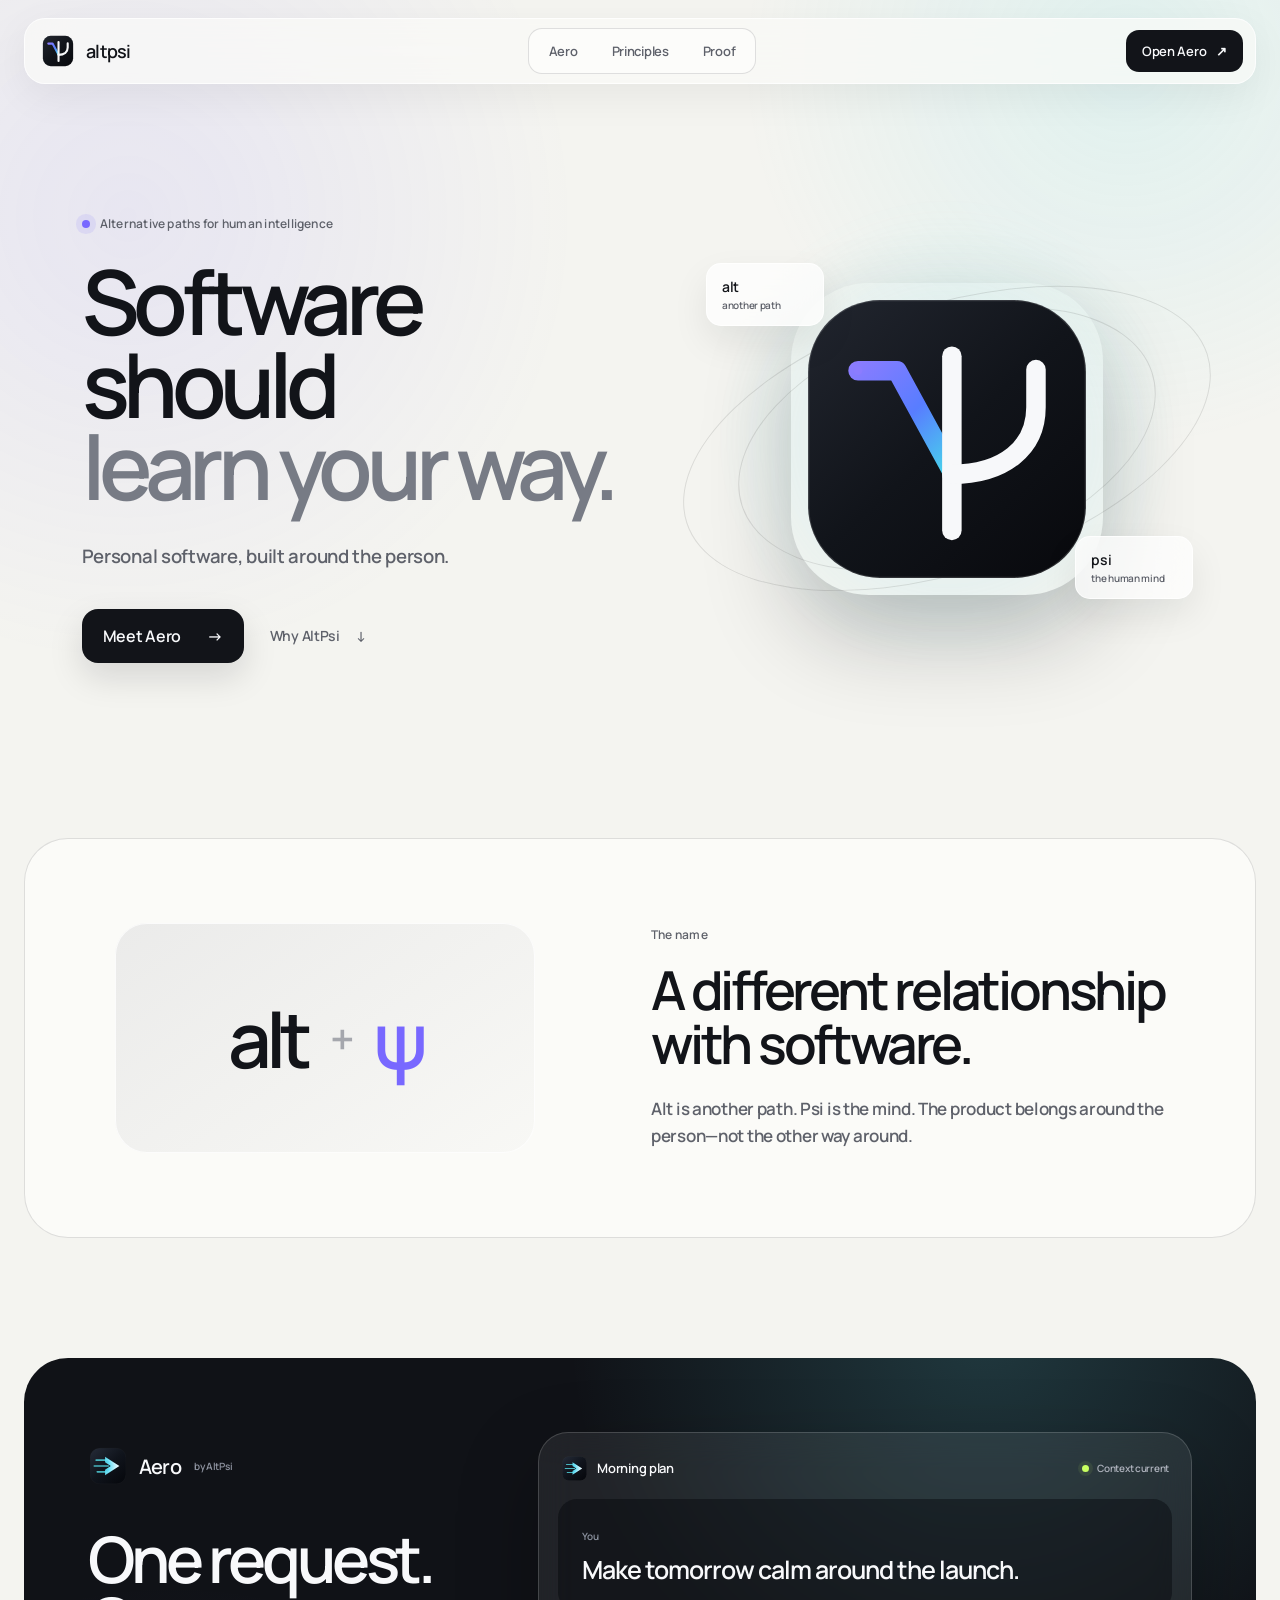
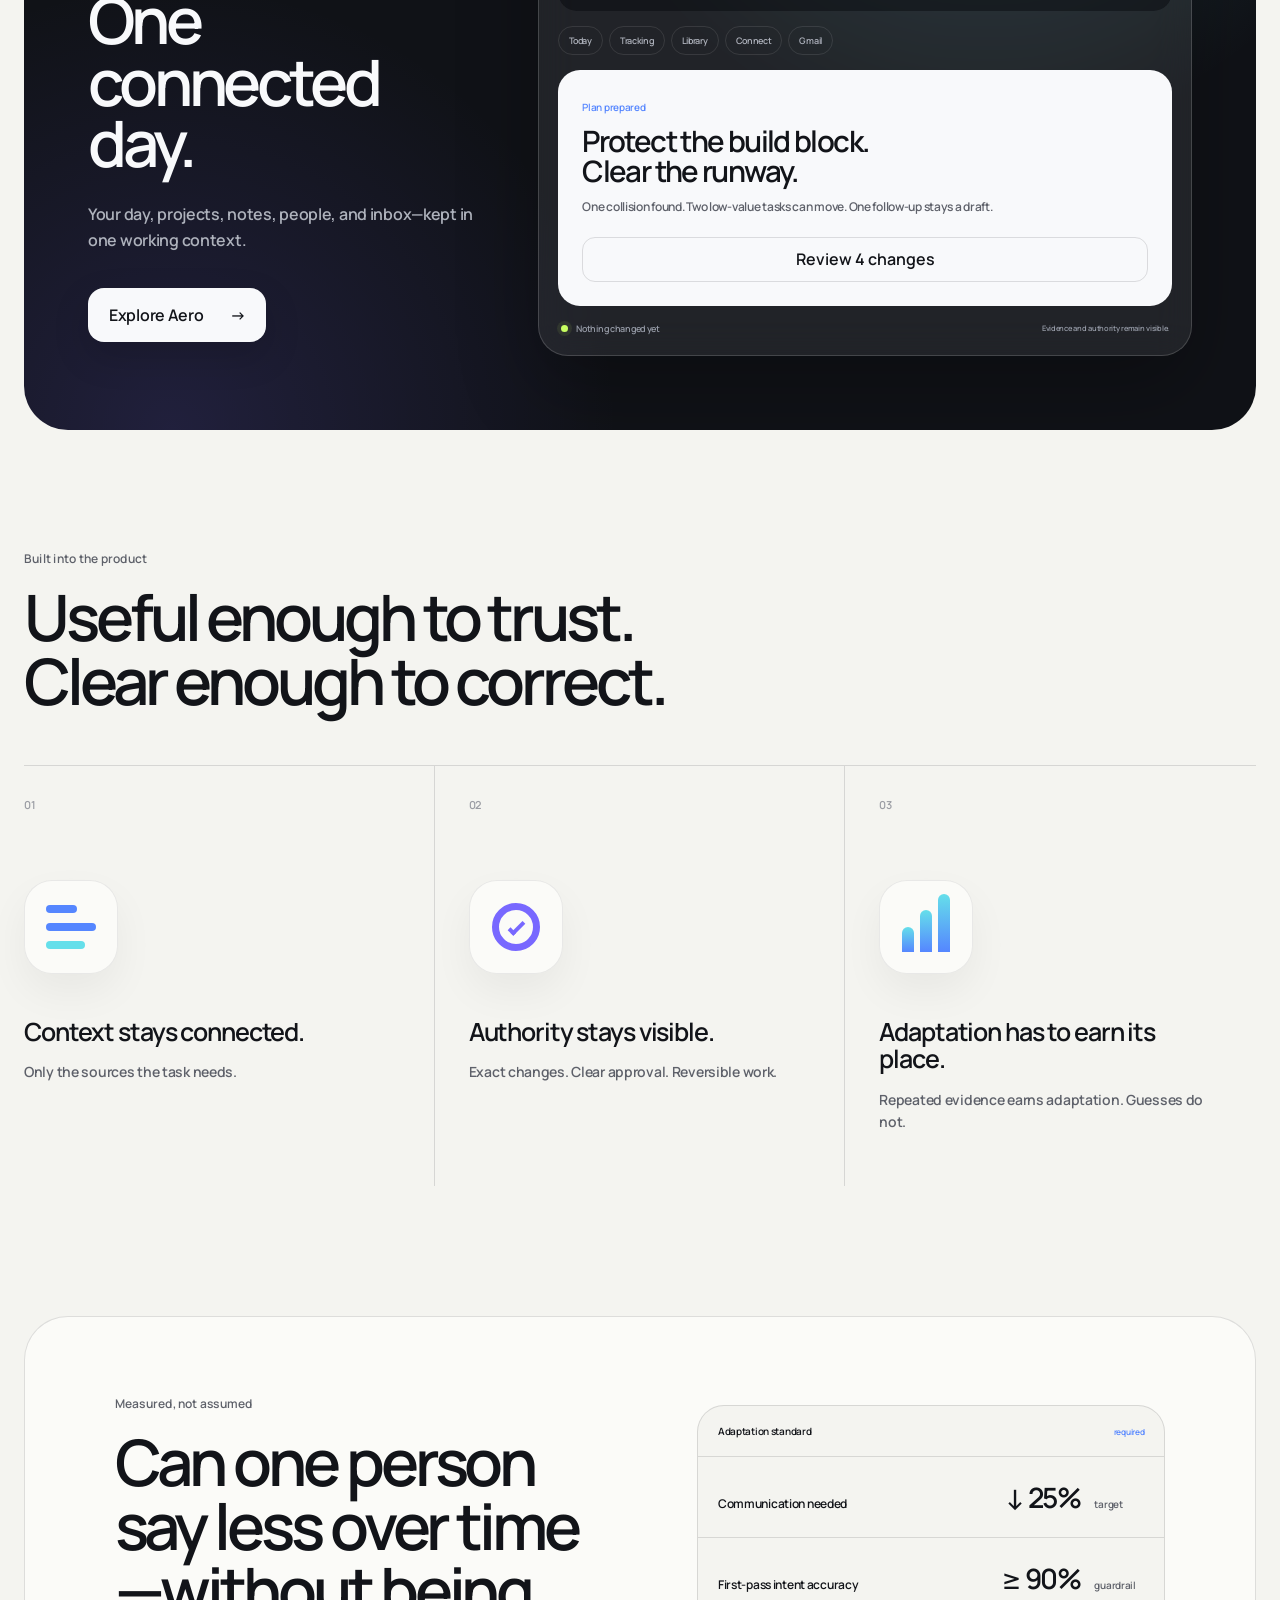
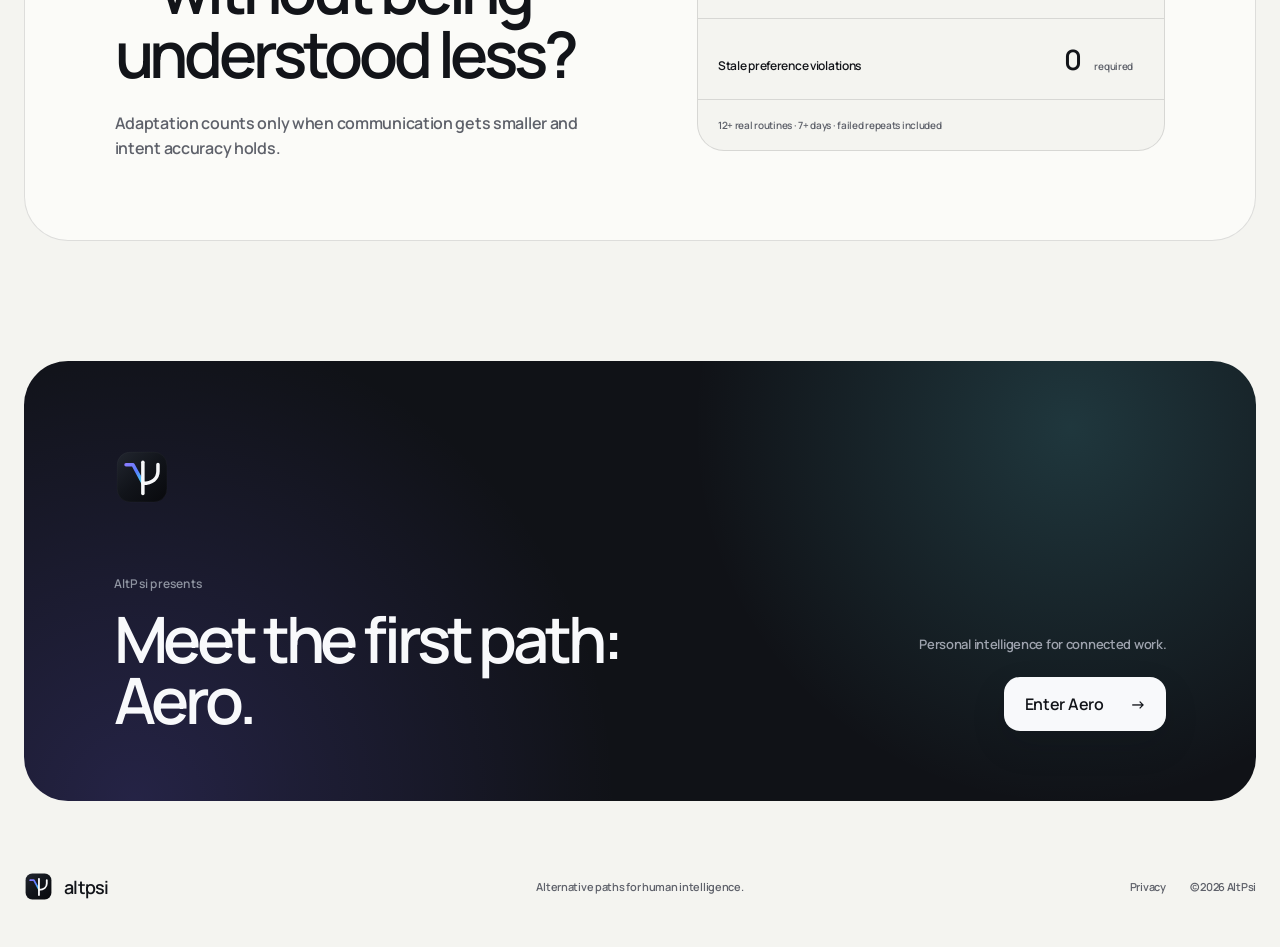
<file: index.html>
<!doctype html>
<html lang="en">
<head>
  <meta charset="utf-8">
  <meta name="viewport" content="width=device-width, initial-scale=1">
  <meta name="color-scheme" content="light dark">
  <title>AltPsi — Personal software that learns your way</title>
  <meta name="description" content="AltPsi builds Aero: personal intelligence that carries context across your work and keeps every consequential action visible.">
  <meta name="theme-color" content="#f4f4f0">
  <meta name="robots" content="index, follow, max-image-preview:large">
  <link rel="canonical" href="https://sonnesystems.com/altpsi/">
  <meta property="og:type" content="website">
  <meta property="og:site_name" content="AltPsi">
  <meta property="og:title" content="AltPsi — Software should learn your way">
  <meta property="og:description" content="Meet Aero, personal intelligence for connected work.">
  <meta property="og:url" content="https://sonnesystems.com/altpsi/">
  <meta property="og:image" content="https://sonnesystems.com/altpsi/assets/og-altpsi.png">
  <meta name="twitter:card" content="summary_large_image">
  <meta name="twitter:title" content="AltPsi — Software should learn your way">
  <meta name="twitter:description" content="Meet Aero, personal intelligence for connected work.">
  <meta name="twitter:image" content="https://sonnesystems.com/altpsi/assets/og-altpsi.png">
  <link rel="icon" href="assets/altpsi_logo.svg" type="image/svg+xml">
  <link rel="manifest" href="site.webmanifest">
  <link rel="preconnect" href="https://fonts.googleapis.com">
  <link rel="preconnect" href="https://fonts.gstatic.com" crossorigin>
  <link href="https://fonts.googleapis.com/css2?family=Manrope:wght@600&amp;display=swap" rel="stylesheet">
  <link rel="stylesheet" href="styles.css?v=2">
  <script defer src="site.js?v=2"></script>
</head>
<body>
  <a class="skip-link" href="#main">Skip to content</a>
  <div class="page-wipe" aria-hidden="true"></div>

  <header class="site-header" data-header>
    <a class="brand" href="#top" aria-label="AltPsi home">
      <img src="assets/altpsi_logo.svg" alt="">
      <span>altpsi</span>
    </a>
    <nav aria-label="Primary navigation">
      <a href="#aero">Aero</a>
      <a href="#principles">Principles</a>
      <a href="#proof">Proof</a>
    </nav>
    <a class="header-action" href="app/#/aero">Open Aero <span aria-hidden="true">↗</span></a>
  </header>

  <main id="main">
    <section class="hero" id="top" aria-labelledby="hero-title">
      <div class="hero-copy">
        <p class="eyebrow reveal"><span></span> Alternative paths for human intelligence</p>
        <h1 id="hero-title" class="reveal">Software should<br><em>learn your way.</em></h1>
        <p class="hero-lede reveal">Personal software, built around the person.</p>
        <div class="hero-actions reveal">
          <a class="button button-dark" href="../aero/">Meet Aero <span aria-hidden="true">→</span></a>
          <a class="text-link" href="#why">Why AltPsi <span aria-hidden="true">↓</span></a>
        </div>
      </div>

      <div class="hero-object reveal" aria-label="AltPsi identity: an alternative path joining a human mind">
        <div class="orbit orbit-one" aria-hidden="true"></div>
        <div class="orbit orbit-two" aria-hidden="true"></div>
        <img src="assets/altpsi_logo.svg" alt="AltPsi symbol">
        <div class="object-label label-a"><span>alt</span><small>another path</small></div>
        <div class="object-label label-b"><span>psi</span><small>the human mind</small></div>
      </div>
    </section>

    <section class="meaning" id="why" aria-labelledby="meaning-title">
      <div class="meaning-mark reveal" aria-hidden="true">
        <span>alt</span><i>+</i><span>ψ</span>
      </div>
      <div class="meaning-copy reveal">
        <p class="section-label">The name</p>
        <h2 id="meaning-title">A different relationship with software.</h2>
        <p>Alt is another path. Psi is the mind. The product belongs around the person—not the other way around.</p>
      </div>
    </section>

    <section class="aero-section" id="aero" aria-labelledby="aero-title">
      <div class="aero-intro reveal">
        <div class="product-name"><img src="assets/aero_logo.svg" alt=""><span>Aero</span><small>by AltPsi</small></div>
        <h2 id="aero-title">One request.<br>One connected day.</h2>
        <p>Your day, projects, notes, people, and inbox—kept in one working context.</p>
        <a class="button button-light" href="../aero/">Explore Aero <span aria-hidden="true">→</span></a>
      </div>

      <div class="aero-demo reveal" data-outcome-demo>
        <header>
          <div><img src="assets/aero_logo.svg" alt=""><span>Morning plan</span></div>
          <span class="status"><i></i> Context current</span>
        </header>
        <div class="request"><span>You</span><p>Make tomorrow calm around the launch.</p></div>
        <div class="source-row" aria-label="Context sources">
          <span>Today</span><span>Tracking</span><span>Library</span><span>Connect</span><span>Gmail</span>
        </div>
        <div class="prepared-card">
          <div class="prepared-copy">
            <span>Plan prepared</span>
            <h3>Protect the build block.<br>Clear the runway.</h3>
            <p>One collision found. Two low-value tasks can move. One follow-up stays a draft.</p>
          </div>
          <button type="button" data-plan-toggle aria-expanded="false">Review 4 changes</button>
          <div class="change-list" data-plan-details hidden>
            <p><span>Calendar</span><b>Protect 11:20–12:50</b><small>move one flexible block</small></p>
            <p><span>Tracking</span><b>Move two tasks</b><small>still due before Friday</small></p>
            <p><span>Connect</span><b>Prepare follow-up</b><small>draft only</small></p>
            <p><span>Today</span><b>Pin launch brief</b><small>fully reversible</small></p>
          </div>
        </div>
        <footer><span><i></i> Nothing changed yet</span><small>Evidence and authority remain visible.</small></footer>
      </div>
    </section>

    <section class="principles" id="principles" aria-labelledby="principles-title">
      <div class="section-heading reveal">
        <p class="section-label">Built into the product</p>
        <h2 id="principles-title">Useful enough to trust.<br>Clear enough to correct.</h2>
      </div>
      <div class="principle-grid">
        <article class="reveal">
          <span class="number">01</span>
          <div class="principle-icon context-icon" aria-hidden="true"><i></i><i></i><i></i></div>
          <h3>Context stays connected.</h3>
          <p>Only the sources the task needs.</p>
        </article>
        <article class="reveal">
          <span class="number">02</span>
          <div class="principle-icon authority-icon" aria-hidden="true"><i></i><i></i></div>
          <h3>Authority stays visible.</h3>
          <p>Exact changes. Clear approval. Reversible work.</p>
        </article>
        <article class="reveal">
          <span class="number">03</span>
          <div class="principle-icon learning-icon" aria-hidden="true"><i></i><i></i><i></i></div>
          <h3>Adaptation has to earn its place.</h3>
          <p>Repeated evidence earns adaptation. Guesses do not.</p>
        </article>
      </div>
    </section>

    <section class="proof" id="proof" aria-labelledby="proof-title">
      <div class="proof-copy reveal">
        <p class="section-label">Measured, not assumed</p>
        <h2 id="proof-title">Can one person say less over time—without being understood less?</h2>
        <p>Adaptation counts only when communication gets smaller and intent accuracy holds.</p>
      </div>
      <div class="proof-card reveal">
        <header><span>Adaptation standard</span><small>required</small></header>
        <div class="metric"><span>Communication needed</span><b>↓ 25%</b><small>target</small></div>
        <div class="metric"><span>First-pass intent accuracy</span><b>≥ 90%</b><small>guardrail</small></div>
        <div class="metric"><span>Stale preference violations</span><b>0</b><small>required</small></div>
        <footer>12+ real routines · 7+ days · failed repeats included</footer>
      </div>
    </section>

    <section class="closing reveal" aria-labelledby="closing-title">
      <div>
        <img src="assets/altpsi_logo.svg" alt="">
        <p class="section-label">AltPsi presents</p>
        <h2 id="closing-title">Meet the first path:<br>Aero.</h2>
      </div>
      <div class="closing-action">
        <p>Personal intelligence for connected work.</p>
        <a class="button button-dark" href="../aero/">Enter Aero <span aria-hidden="true">→</span></a>
      </div>
    </section>
  </main>

  <footer class="site-footer">
    <a class="brand" href="#top"><img src="assets/altpsi_logo.svg" alt=""><span>altpsi</span></a>
    <p>Alternative paths for human intelligence.</p>
    <div><a href="app/privacy.html">Privacy</a><span>© <span data-year></span> AltPsi</span></div>
  </footer>
</body>
</html>
</file>
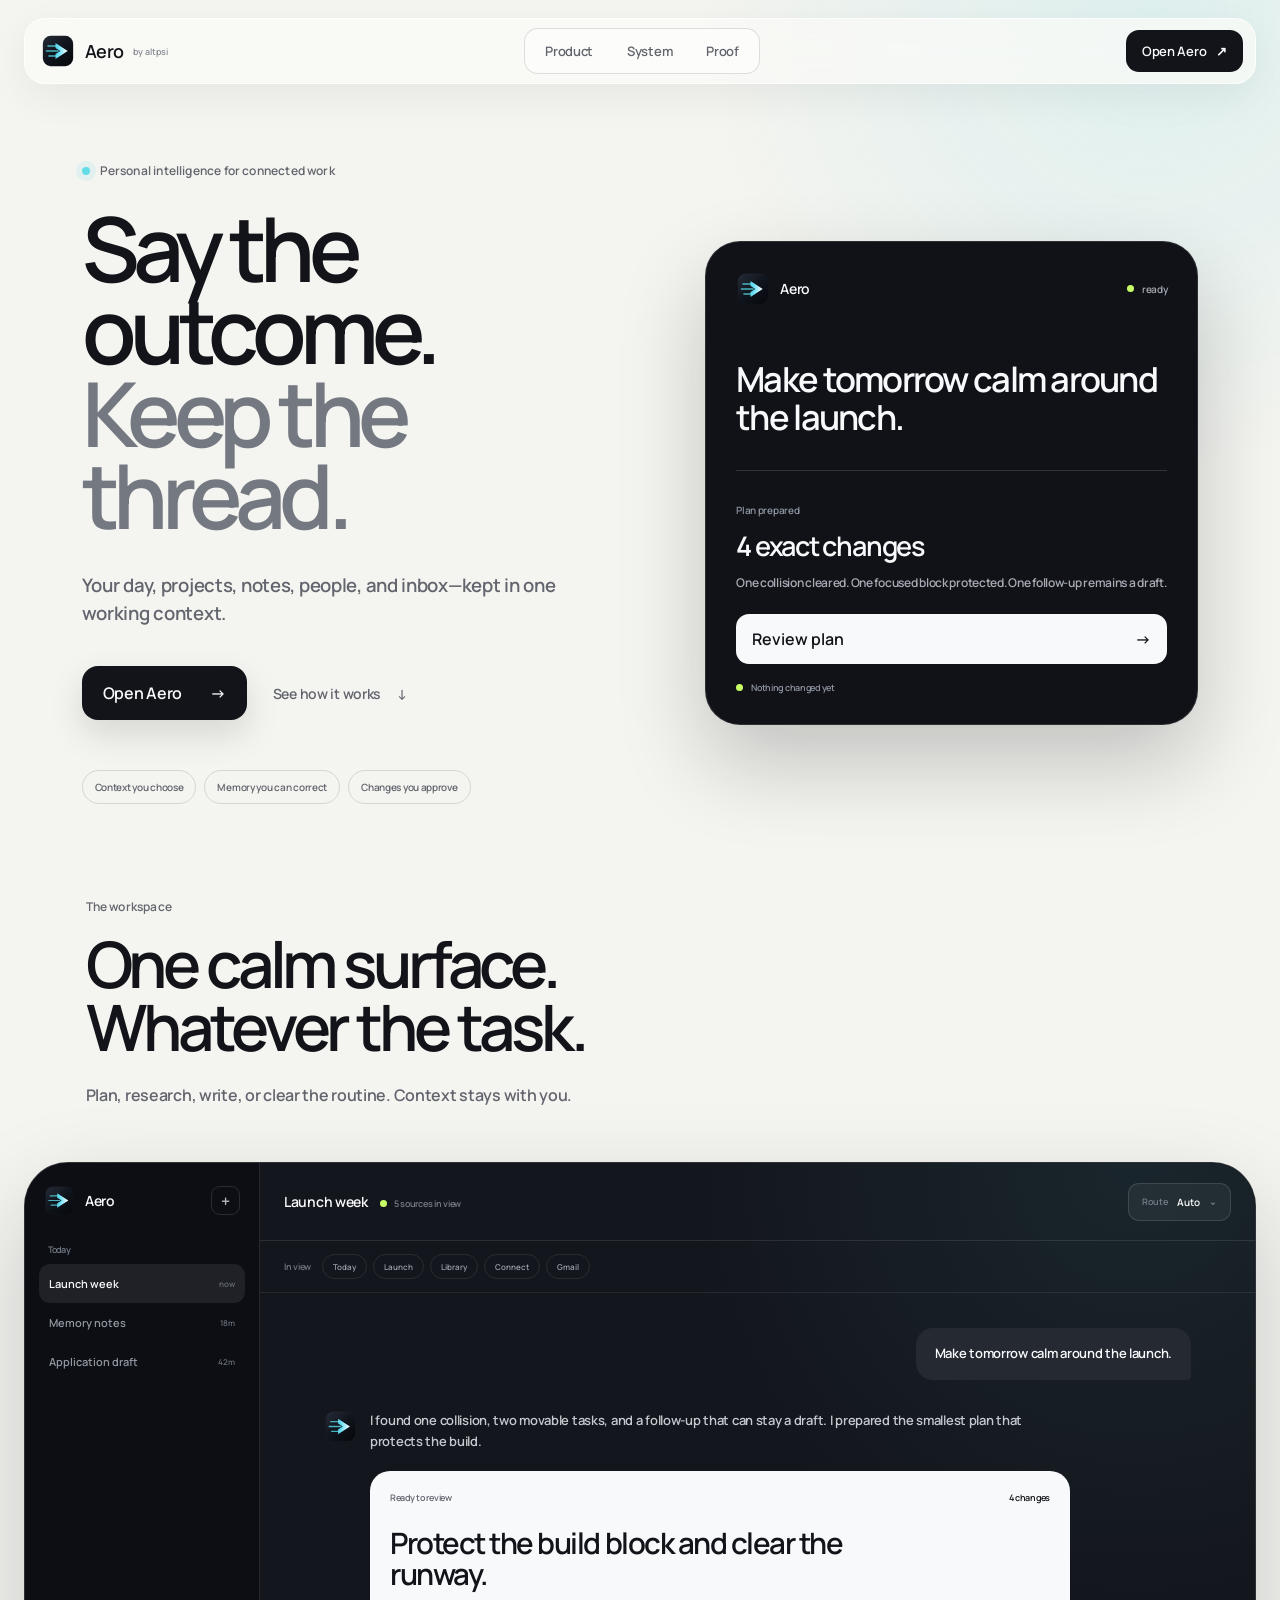
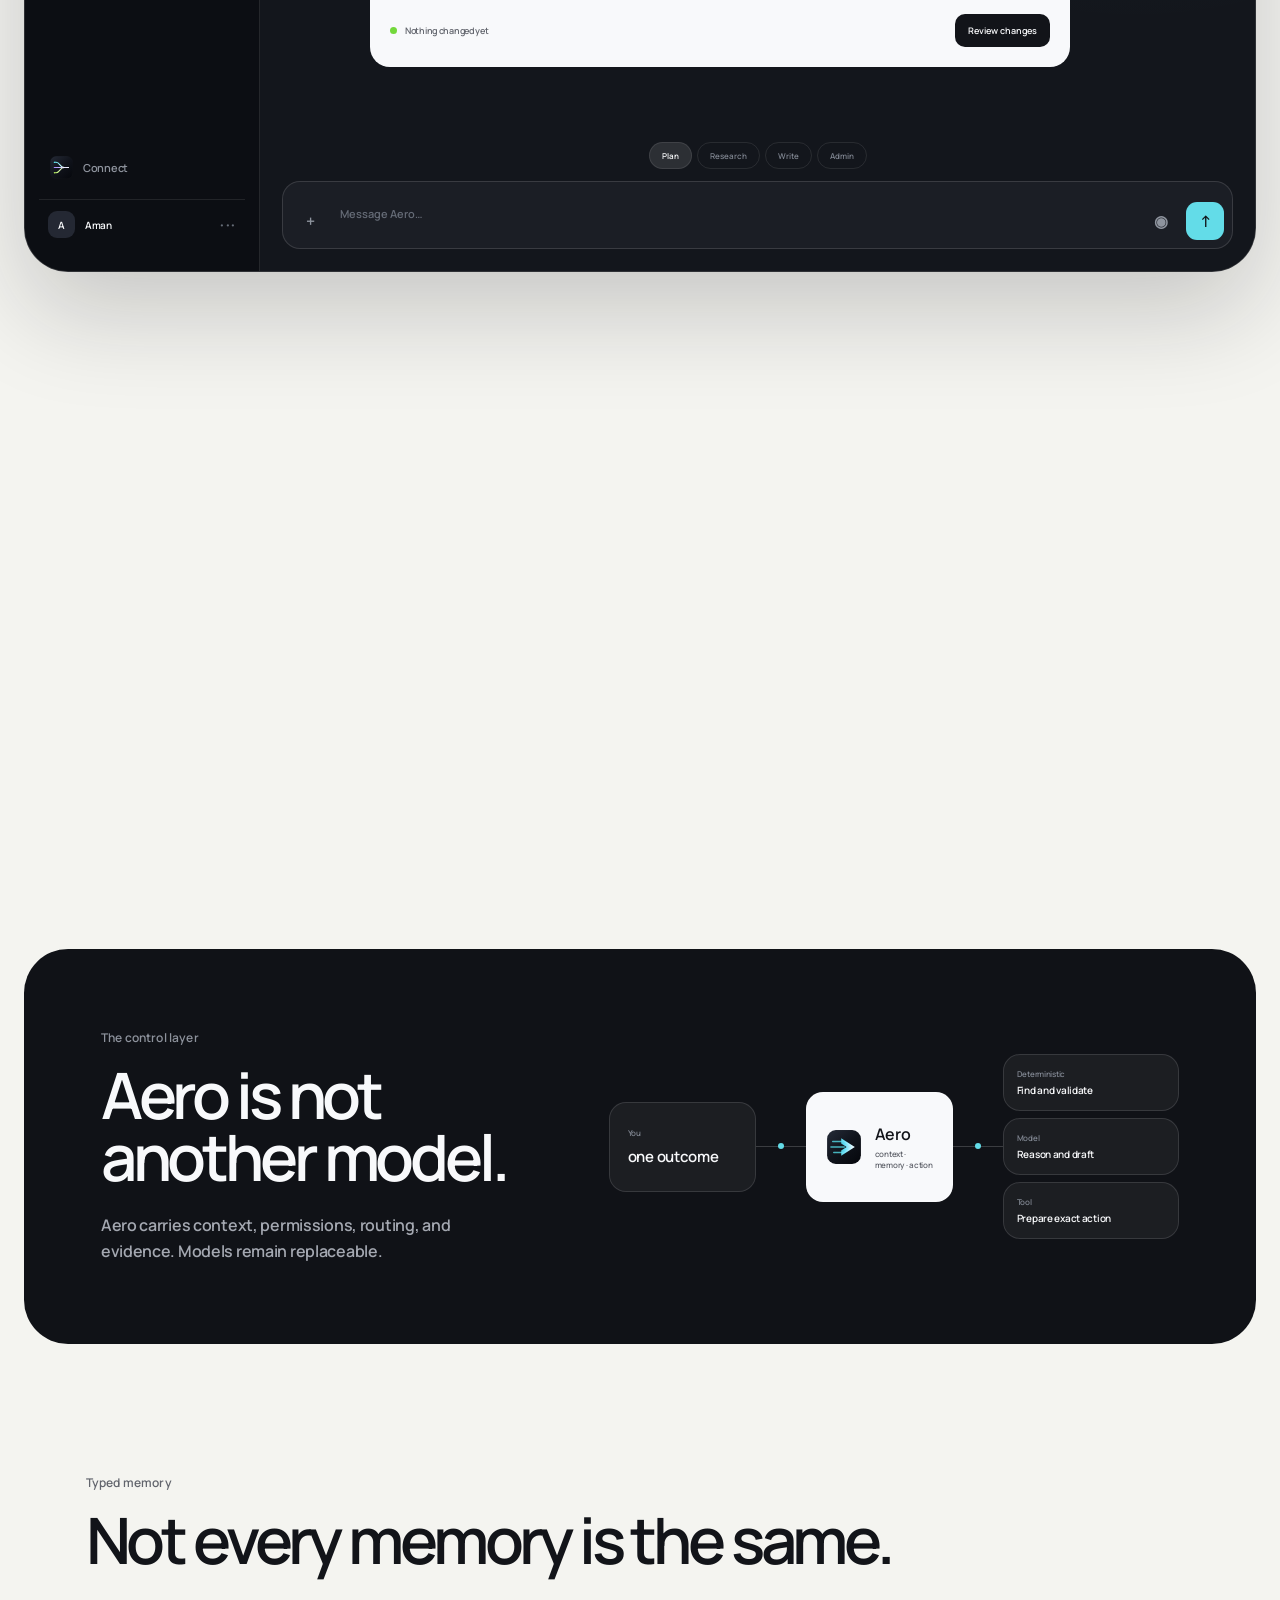
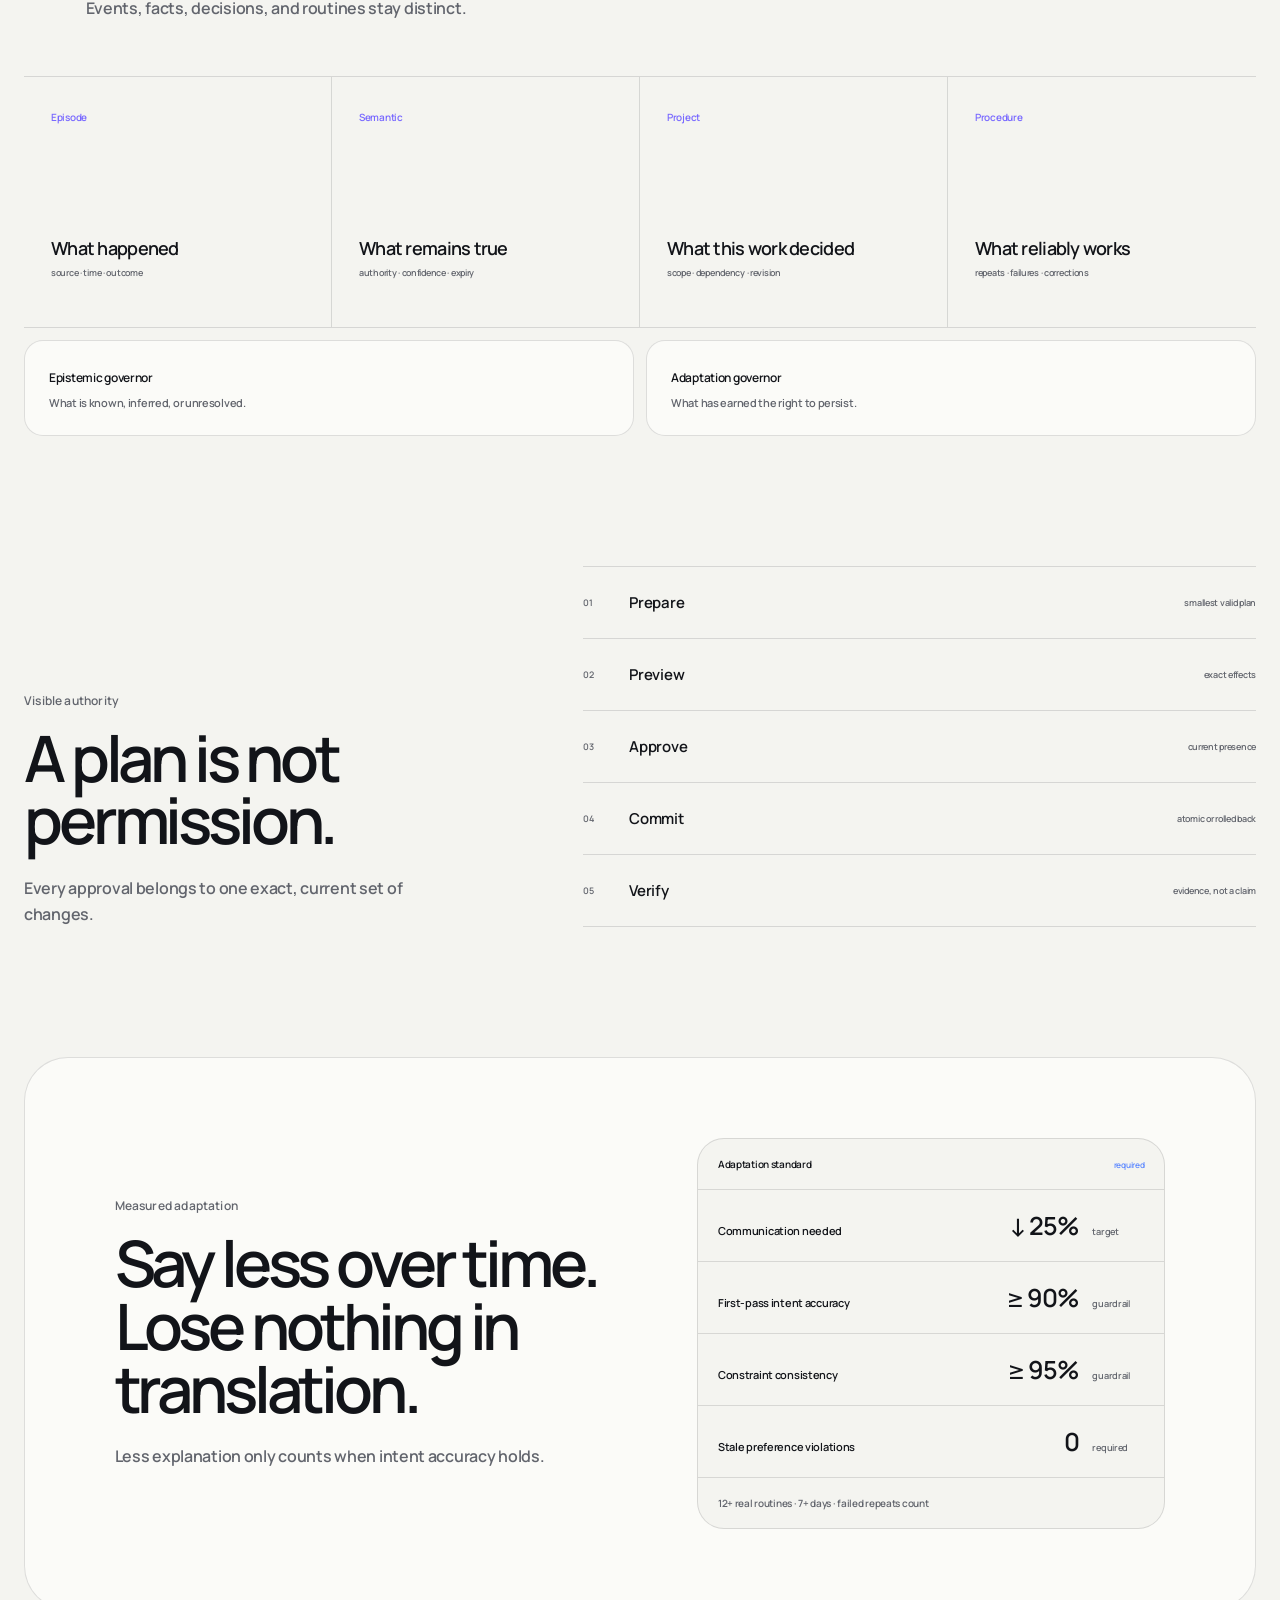
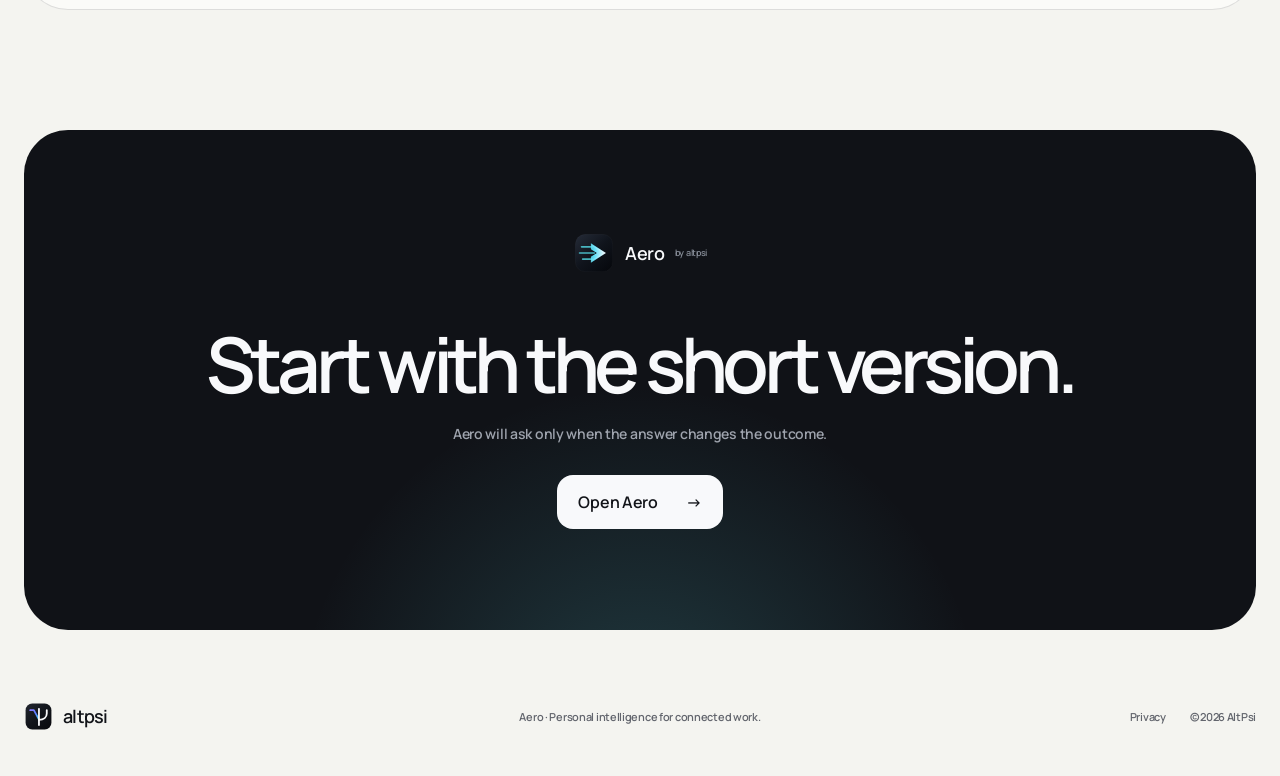
<file: aero/index.html>
<!doctype html>
<html lang="en">
<head>
  <meta charset="utf-8">
  <meta name="viewport" content="width=device-width, initial-scale=1">
  <meta name="color-scheme" content="light dark">
  <title>Aero — Personal intelligence for connected work</title>
  <meta name="description" content="Aero carries context across your work, routes each step to the right capability, and keeps consequential actions visible and under your control.">
  <meta name="theme-color" content="#f4f4f0">
  <meta name="robots" content="index, follow, max-image-preview:large">
  <link rel="canonical" href="https://sonnesystems.com/aero/">
  <meta property="og:type" content="website">
  <meta property="og:site_name" content="Aero by AltPsi">
  <meta property="og:title" content="Aero — Say the outcome. Keep the thread.">
  <meta property="og:description" content="Personal intelligence that connects context, memory, models, and actions without hiding authority.">
  <meta property="og:url" content="https://sonnesystems.com/aero/">
  <meta property="og:image" content="https://sonnesystems.com/altpsi/assets/og-aero.png">
  <meta name="twitter:card" content="summary_large_image">
  <meta name="twitter:title" content="Aero by AltPsi">
  <meta name="twitter:description" content="Say the outcome. Aero keeps the thread.">
  <meta name="twitter:image" content="https://sonnesystems.com/altpsi/assets/og-aero.png">
  <link rel="icon" href="../assets/aero_logo.svg" type="image/svg+xml">
  <link rel="preconnect" href="https://fonts.googleapis.com">
  <link rel="preconnect" href="https://fonts.gstatic.com" crossorigin>
  <link href="https://fonts.googleapis.com/css2?family=Manrope:wght@600&amp;display=swap" rel="stylesheet">
  <link rel="stylesheet" href="styles.css?v=2">
  <script defer src="site.js?v=2"></script>
</head>
<body>
  <a class="skip-link" href="#main">Skip to content</a>
  <div class="page-wipe" aria-hidden="true"></div>

  <header class="site-header" data-header>
    <a class="brand" href="../" aria-label="AltPsi home">
      <img src="../assets/aero_logo.svg" alt="">
      <span>Aero</span><small>by altpsi</small>
    </a>
    <nav aria-label="Primary navigation">
      <a href="#workspace">Product</a>
      <a href="#system">System</a>
      <a href="#proof">Proof</a>
    </nav>
    <a class="header-action" href="../app/#/aero">Open Aero <span aria-hidden="true">↗</span></a>
  </header>

  <main id="main">
    <section class="hero" aria-labelledby="hero-title">
      <div class="hero-copy">
        <p class="eyebrow reveal"><span></span> Personal intelligence for connected work</p>
        <h1 id="hero-title" class="reveal">Say the outcome.<br><em>Keep the thread.</em></h1>
        <p class="hero-lede reveal">Your day, projects, notes, people, and inbox—kept in one working context.</p>
        <div class="hero-actions reveal">
          <a class="button button-dark" href="../app/#/aero">Open Aero <span aria-hidden="true">→</span></a>
          <a class="text-link" href="#workspace">See how it works <span aria-hidden="true">↓</span></a>
        </div>
        <div class="trust-row reveal" aria-label="Aero product principles">
          <span>Context you choose</span><span>Memory you can correct</span><span>Changes you approve</span>
        </div>
      </div>

      <div class="hero-card reveal" aria-label="Aero change preview">
        <header>
          <div class="hero-product"><img src="../assets/aero_logo.svg" alt=""><span>Aero</span></div>
          <span class="live-state"><i></i> ready</span>
        </header>
        <div class="hero-request">Make tomorrow calm around the launch.</div>
        <div class="hero-divider"></div>
        <div class="hero-result">
          <span>Plan prepared</span>
          <h2>4 exact changes</h2>
          <p>One collision cleared. One focused block protected. One follow-up remains a draft.</p>
        </div>
        <button type="button" data-hero-review aria-expanded="false">Review plan <span aria-hidden="true">→</span></button>
        <div class="hero-review" data-hero-details hidden>
          <p><span>11:20–12:50</span><b>Protect build block</b></p>
          <p><span>2 tasks</span><b>Move before Friday</b></p>
          <p><span>1 draft</span><b>Keep unsent</b></p>
        </div>
        <footer><i></i> Nothing changed yet</footer>
      </div>
    </section>

    <section class="workspace-section" id="workspace" aria-labelledby="workspace-title">
      <div class="section-heading reveal">
        <p class="section-label">The workspace</p>
        <h2 id="workspace-title">One calm surface.<br>Whatever the task.</h2>
        <p>Plan, research, write, or clear the routine. Context stays with you.</p>
      </div>

      <div class="workspace reveal" aria-label="Interactive Aero workspace preview">
        <aside class="thread-rail">
          <div class="rail-brand"><img src="../assets/aero_logo.svg" alt=""><span>Aero</span><button type="button" aria-label="Start a new thread">+</button></div>
          <span class="rail-label">Today</span>
          <button class="thread active" type="button" data-thread="plan"><span>Launch week</span><small>now</small></button>
          <button class="thread" type="button" data-thread="research"><span>Memory notes</span><small>18m</small></button>
          <button class="thread" type="button" data-thread="write"><span>Application draft</span><small>42m</small></button>
          <div class="rail-space"></div>
          <a href="../app/connect.html"><img src="../assets/connect_logo.svg" alt=""><span>Connect</span></a>
          <div class="rail-account"><span>A</span><b>Aman</b><small>•••</small></div>
        </aside>

        <section class="conversation">
          <header class="conversation-header">
            <div><span id="preview-title">Launch week</span><small><i></i> 5 sources in view</small></div>
            <button type="button" data-model-button aria-expanded="false"><span>Route</span><b>Auto</b><small>⌄</small></button>
          </header>

          <div class="model-menu" data-model-menu hidden>
            <span>Model routing</span>
            <button type="button" data-model="Auto"><b>Auto</b><small>Best enabled route for each step</small></button>
            <button type="button" data-model="Local"><b>Local only</b><small>No remote model</small></button>
            <button type="button" data-model="Fast"><b>Fast</b><small>Cloud-safe prompts only</small></button>
          </div>

          <div class="context-row" aria-label="Current context">
            <span>In view</span><button type="button">Today</button><button type="button">Launch</button><button type="button">Library</button><button type="button">Connect</button><button type="button">Gmail</button>
          </div>

          <div class="conversation-body">
            <div class="message user"><p id="preview-prompt">Make tomorrow calm around the launch.</p></div>
            <div class="message aero">
              <img src="../assets/aero_logo.svg" alt="">
              <div>
                <p id="preview-answer">I found one collision, two movable tasks, and a follow-up that can stay a draft. I prepared the smallest plan that protects the build.</p>
                <div class="decision-card">
                  <header><span>Ready to review</span><b id="change-count">4 changes</b></header>
                  <h3 id="action-summary">Protect the build block and clear the runway.</h3>
                  <div class="decision-details" data-action-details hidden>
                    <p><span>Calendar</span><b>Protect 11:20–12:50</b><small>one flexible block moves</small></p>
                    <p><span>Tracking</span><b>Move two tasks</b><small>both stay before Friday</small></p>
                    <p><span>Connect</span><b>Prepare follow-up</b><small>draft only</small></p>
                    <p><span>Today</span><b>Pin launch brief</b><small>reversible</small></p>
                  </div>
                  <footer><span><i></i> Nothing changed yet</span><button type="button" data-review aria-expanded="false">Review changes</button></footer>
                </div>
              </div>
            </div>
          </div>

          <div class="mode-switcher" aria-label="Choose a task type">
            <button class="active" type="button" data-mode="plan">Plan</button>
            <button type="button" data-mode="research">Research</button>
            <button type="button" data-mode="write">Write</button>
            <button type="button" data-mode="admin">Admin</button>
          </div>

          <form class="composer" data-preview-form>
            <button type="button" aria-label="Add an image or file">+</button>
            <label><span class="sr-only">Message Aero</span><textarea rows="1" placeholder="Message Aero…" data-preview-input></textarea></label>
            <button type="button" aria-label="Talk to Aero">◉</button>
            <button class="send" type="submit" aria-label="Send message">↑</button>
          </form>
        </section>
      </div>
    </section>

    <section class="continuity" aria-labelledby="continuity-title">
      <div class="section-heading reveal">
        <p class="section-label">One working context</p>
        <h2 id="continuity-title">The pieces stop feeling separate.</h2>
      </div>
      <div class="surface-list reveal">
        <article><span>Today</span><p>What deserves attention now</p></article>
        <article><span>Tracking</span><p>What is moving and why</p></article>
        <article><span>Library</span><p>What you and your projects know</p></article>
        <article><span>Connect</span><p>Who the work involves</p></article>
        <article><span>Gmail</span><p>What arrived and needs context</p></article>
      </div>
    </section>

    <section class="system" id="system" aria-labelledby="system-title">
      <div class="system-copy reveal">
        <p class="section-label">The control layer</p>
        <h2 id="system-title">Aero is not another model.</h2>
        <p>Aero carries context, permissions, routing, and evidence. Models remain replaceable.</p>
      </div>
      <div class="system-map reveal" aria-label="Aero system architecture">
        <div class="intent-node"><span>You</span><b>one outcome</b></div>
        <div class="map-line"><i></i></div>
        <div class="core-node"><img src="../assets/aero_logo.svg" alt=""><span><b>Aero</b><small>context · memory · action</small></span></div>
        <div class="map-line"><i></i></div>
        <div class="worker-stack">
          <article><span>Deterministic</span><b>Find and validate</b></article>
          <article><span>Model</span><b>Reason and draft</b></article>
          <article><span>Tool</span><b>Prepare exact action</b></article>
        </div>
      </div>
    </section>

    <section class="memory" aria-labelledby="memory-title">
      <div class="section-heading reveal">
        <p class="section-label">Typed memory</p>
        <h2 id="memory-title">Not every memory is the same.</h2>
        <p>Events, facts, decisions, and routines stay distinct.</p>
      </div>
      <div class="memory-grid">
        <article class="reveal"><span>Episode</span><h3>What happened</h3><p>source · time · outcome</p></article>
        <article class="reveal"><span>Semantic</span><h3>What remains true</h3><p>authority · confidence · expiry</p></article>
        <article class="reveal"><span>Project</span><h3>What this work decided</h3><p>scope · dependency · revision</p></article>
        <article class="reveal"><span>Procedure</span><h3>What reliably works</h3><p>repeats · failures · corrections</p></article>
      </div>
      <div class="governor-row reveal">
        <article><span>Epistemic governor</span><p>What is known, inferred, or unresolved.</p></article>
        <article><span>Adaptation governor</span><p>What has earned the right to persist.</p></article>
      </div>
    </section>

    <section class="authority" aria-labelledby="authority-title">
      <div class="authority-copy reveal">
        <p class="section-label">Visible authority</p>
        <h2 id="authority-title">A plan is not permission.</h2>
        <p>Every approval belongs to one exact, current set of changes.</p>
      </div>
      <ol class="authority-flow reveal">
        <li><span>01</span><b>Prepare</b><small>smallest valid plan</small></li>
        <li><span>02</span><b>Preview</b><small>exact effects</small></li>
        <li><span>03</span><b>Approve</b><small>current presence</small></li>
        <li><span>04</span><b>Commit</b><small>atomic or rolled back</small></li>
        <li><span>05</span><b>Verify</b><small>evidence, not a claim</small></li>
      </ol>
    </section>

    <section class="proof" id="proof" aria-labelledby="proof-title">
      <div class="proof-copy reveal">
        <p class="section-label">Measured adaptation</p>
        <h2 id="proof-title">Say less over time.<br>Lose nothing in translation.</h2>
        <p>Less explanation only counts when intent accuracy holds.</p>
      </div>
      <div class="proof-card reveal">
        <header><span>Adaptation standard</span><small>required</small></header>
        <div><span>Communication needed</span><b>↓ 25%</b><small>target</small></div>
        <div><span>First-pass intent accuracy</span><b>≥ 90%</b><small>guardrail</small></div>
        <div><span>Constraint consistency</span><b>≥ 95%</b><small>guardrail</small></div>
        <div><span>Stale preference violations</span><b>0</b><small>required</small></div>
        <footer>12+ real routines · 7+ days · failed repeats count</footer>
      </div>
    </section>

    <section class="closing reveal" aria-labelledby="closing-title">
      <div class="closing-brand"><img src="../assets/aero_logo.svg" alt=""><span>Aero</span><small>by altpsi</small></div>
      <h2 id="closing-title">Start with the short version.</h2>
      <p>Aero will ask only when the answer changes the outcome.</p>
      <a class="button button-light" href="../app/#/aero">Open Aero <span aria-hidden="true">→</span></a>
    </section>
  </main>

  <footer class="site-footer">
    <a class="brand" href="../"><img src="../assets/altpsi_logo.svg" alt=""><span>altpsi</span></a>
    <p>Aero · Personal intelligence for connected work.</p>
    <div><a href="../app/privacy.html">Privacy</a><span>© <span data-year></span> AltPsi</span></div>
  </footer>
</body>
</html>
</file>
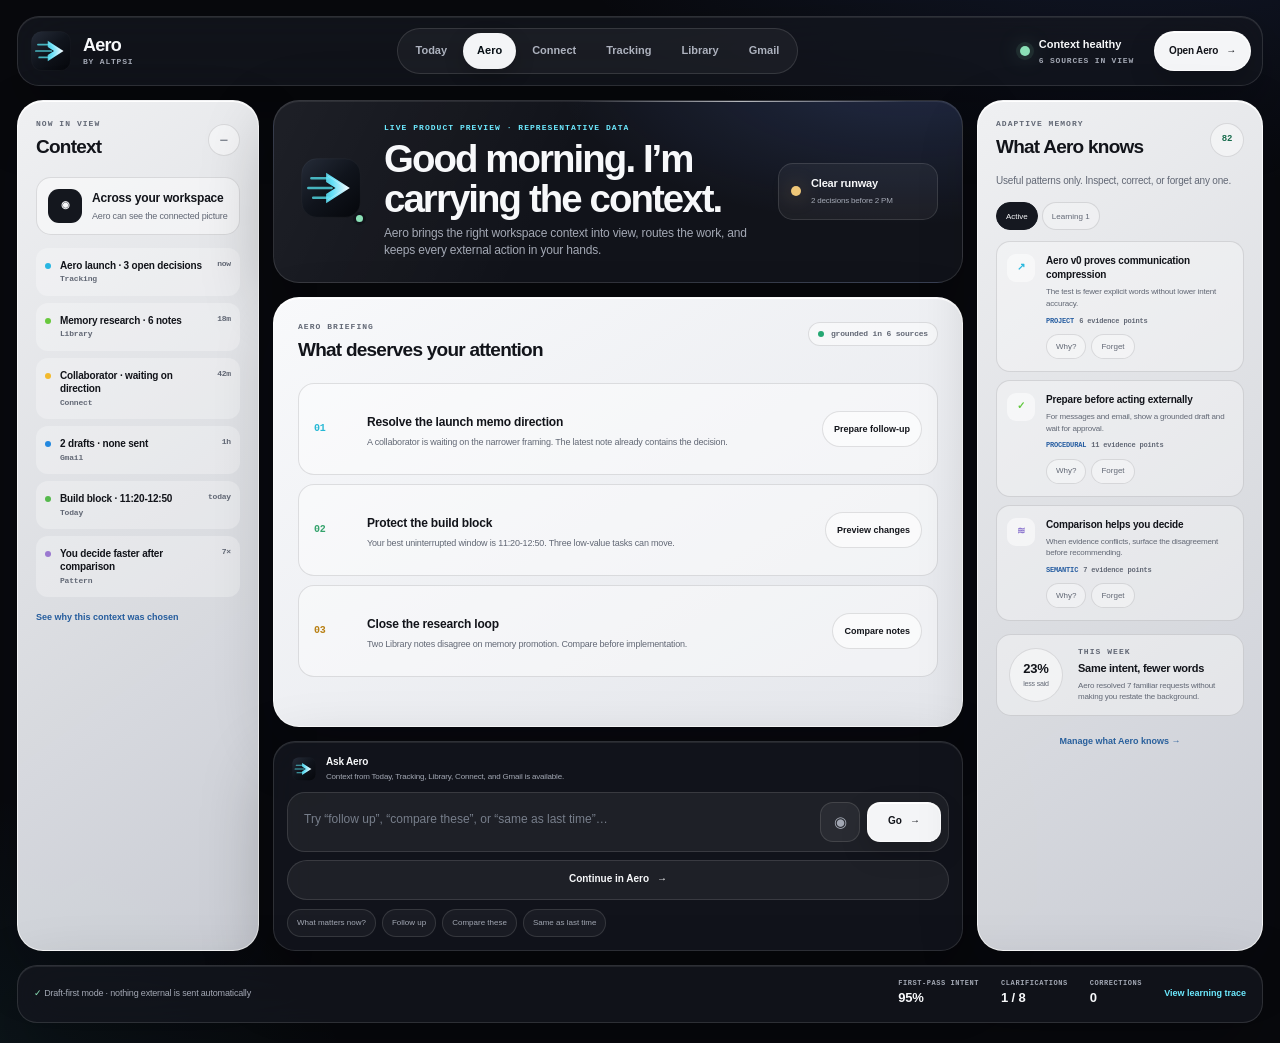
<file: demo/index.html>
<!doctype html>
<html lang="en">
<head>
  <meta charset="utf-8" />
  <meta name="viewport" content="width=device-width, initial-scale=1" />
  <meta name="theme-color" content="#0b0d12" />
  <title>Aero · adaptive personal intelligence by AltPsi</title>
  <meta name="description" content="Aero is an adaptive intelligence layer across your day, work, library, people, and inbox." />
  <meta property="og:title" content="Aero · say less, move with context" />
  <meta property="og:description" content="One adaptive intelligence layer across your work." />
  <meta property="og:image" content="https://sonnesystems.com/assets/aero_logo.png" />
  <meta property="og:url" content="https://sonnesystems.com/altpsi/demo/" />
  <meta name="twitter:card" content="summary_large_image" />
  <link rel="canonical" href="https://sonnesystems.com/altpsi/demo/" />
  <link rel="icon" href="../assets/aero_logo.svg" type="image/svg+xml" />
  <link rel="stylesheet" href="styles.css?v=live-3" />
</head>
<body>
  <div class="sky-scene" aria-hidden="true">
    <span class="cloud cloud-one"></span>
    <span class="cloud cloud-two"></span>
    <span class="sun-glow"></span>
    <span class="horizon"></span>
    <span class="water-line"></span>
    <span class="bubble bubble-one"></span>
    <span class="bubble bubble-two"></span>
    <span class="bubble bubble-three"></span>
  </div>

  <div class="app-shell">
    <header class="topbar glass-panel">
      <a class="brand" href="./" aria-label="Aero demo home">
        <img src="../assets/aero_logo.svg" alt="" />
        <span><strong>Aero</strong><small>by AltPsi</small></span>
      </a>

      <nav class="surface-nav" aria-label="Aero workspace surfaces">
        <button data-surface="Today">Today</button>
        <button class="is-active" data-surface="Aero" aria-current="page">Aero</button>
        <button data-surface="Connect">Connect</button>
        <button data-surface="Tracking">Tracking</button>
        <button data-surface="Library">Library</button>
        <button data-surface="Gmail">Gmail</button>
      </nav>

      <button class="context-health" id="healthButton" aria-expanded="false">
        <span class="health-orb"></span>
        <span><strong>Context healthy</strong><small>6 sources in view</small></span>
      </button>
      <a class="open-lyfe" href="../app/#/aero" id="topOpenLyfe">Open Aero <span>→</span></a>
    </header>

    <main class="workspace">
      <aside class="context-rail glass-panel" id="contextRail">
        <div class="panel-heading">
          <div><span class="eyebrow">Now in view</span><h2>Context</h2></div>
          <button class="icon-button" id="collapseContext" aria-label="Collapse context">−</button>
        </div>
        <div class="surface-context">
          <span class="surface-icon" id="surfaceIcon">◉</span>
          <div><strong id="surfaceTitle">Across your workspace</strong><small id="surfaceSubtitle">Aero can see the connected picture</small></div>
        </div>
        <div class="context-stack" id="contextStack"></div>
        <button class="text-button" id="provenanceButton">See why this context was chosen</button>
        <div class="provenance" id="provenance" hidden>
          Selected from recency, open work, named people, and your active surface. Private source boundaries remain intact.
        </div>
      </aside>

      <section class="aero-stage">
        <div class="welcome-card glass-panel">
          <div class="companion-lockup">
            <img src="../assets/aero_logo.svg" alt="Aero" />
            <span class="presence-dot" aria-label="Aero is ready"></span>
          </div>
          <div class="welcome-copy">
            <span class="eyebrow">LIVE PRODUCT PREVIEW · REPRESENTATIVE DATA</span>
            <h1 id="welcomeTitle">Start with the short version.</h1>
            <p id="welcomeText">Aero brings the right workspace context into view, routes the work, and keeps every external action in your hands.</p>
          </div>
          <div class="focus-weather" aria-label="Focus outlook">
            <span class="weather-sun" aria-hidden="true"></span>
            <div><strong>Clear runway</strong><small>2 decisions before 2 PM</small></div>
          </div>
        </div>

        <section class="intelligence-card glass-panel" aria-live="polite">
          <header class="intelligence-header">
            <div><span class="eyebrow">Aero briefing</span><h2 id="briefingTitle">What deserves your attention</h2></div>
            <span class="calibration-badge"><i></i> grounded in 6 sources</span>
          </header>

          <div class="priority-grid" id="priorityGrid">
            <article class="priority-card priority-blue">
              <span class="priority-number">01</span>
              <div><strong>Resolve the launch memo direction</strong><p>A collaborator is waiting on the narrower framing. The latest note already contains the decision.</p></div>
              <button class="mini-action" data-command="follow up about the launch memo">Prepare follow-up</button>
            </article>
            <article class="priority-card priority-green">
              <span class="priority-number">02</span>
              <div><strong>Protect the build block</strong><p>Your best uninterrupted window is 11:20-12:50. Three low-value tasks can move.</p></div>
              <button class="mini-action" data-command="protect my build block">Preview changes</button>
            </article>
            <article class="priority-card priority-gold">
              <span class="priority-number">03</span>
              <div><strong>Close the research loop</strong><p>Two Library notes disagree on memory promotion. Compare before implementation.</p></div>
              <button class="mini-action" data-command="compare my memory research notes">Compare notes</button>
            </article>
          </div>

          <div class="response-zone" id="responseZone" hidden></div>
        </section>

        <section class="command-deck glass-panel">
          <div class="command-context">
            <img src="../assets/aero_logo.svg" alt="" />
            <div><strong>Ask Aero</strong><span id="commandHint">Context from Today, Tracking, Library, Connect, and Gmail is available.</span></div>
          </div>
          <form id="commandForm">
            <label class="sr-only" for="commandInput">Ask Aero</label>
            <textarea id="commandInput" rows="1" placeholder="Try “follow up”, “compare these”, or “same as last time”…"></textarea>
            <button class="speak-button" type="button" id="voiceButton" aria-label="Voice input">◉</button>
            <button class="send-button" type="submit">Go <span>→</span></button>
          </form>
          <button class="continue-lyfe" type="button" id="openLyfeButton">Continue in Aero <span>→</span></button>
          <div class="quick-commands" aria-label="Example requests">
            <button data-command="what matters now">What matters now?</button>
            <button data-command="follow up">Follow up</button>
            <button data-command="compare my memory research notes">Compare these</button>
            <button data-command="same as last time">Same as last time</button>
          </div>
        </section>
      </section>

      <aside class="memory-rail glass-panel">
        <div class="panel-heading">
          <div><span class="eyebrow">Adaptive memory</span><h2>What Aero knows</h2></div>
          <span class="garden-health" title="Memory health">82</span>
        </div>
        <p class="garden-intro">Useful patterns only. Inspect, correct, or forget any one.</p>

        <div class="memory-tabs" role="tablist" aria-label="Memory filters">
          <button class="is-active" data-memory-filter="active" role="tab">Active</button>
          <button data-memory-filter="candidate" role="tab">Learning <span id="candidateCount">1</span></button>
        </div>
        <div class="memory-list" id="memoryList"></div>

        <section class="compression-card">
          <div class="compression-ring"><strong id="compressionValue">22%</strong><span>less said</span></div>
          <div><span class="eyebrow">This week</span><h3>Same intent, fewer words</h3><p id="compressionCopy">Aero resolved 7 familiar requests without making you restate the background.</p></div>
        </section>

        <button class="memory-control" id="memoryControl">Manage what Aero knows <span>→</span></button>
      </aside>
    </main>

    <footer class="telemetry-strip glass-panel">
      <span class="privacy-note"><i>✓</i> Draft-first mode · nothing external is sent automatically</span>
      <div class="metric"><span>First-pass intent</span><strong id="intentMetric">94%</strong></div>
      <div class="metric"><span>Clarifications</span><strong id="clarificationMetric">1 / 8</strong></div>
      <div class="metric"><span>Corrections</span><strong id="correctionMetric">0</strong></div>
      <button class="text-button" id="telemetryButton">View learning trace</button>
    </footer>
  </div>

  <div class="toast" id="toast" role="status" aria-live="polite"></div>
  <script src="app.js?v=live-3"></script>
</body>
</html>
</file>
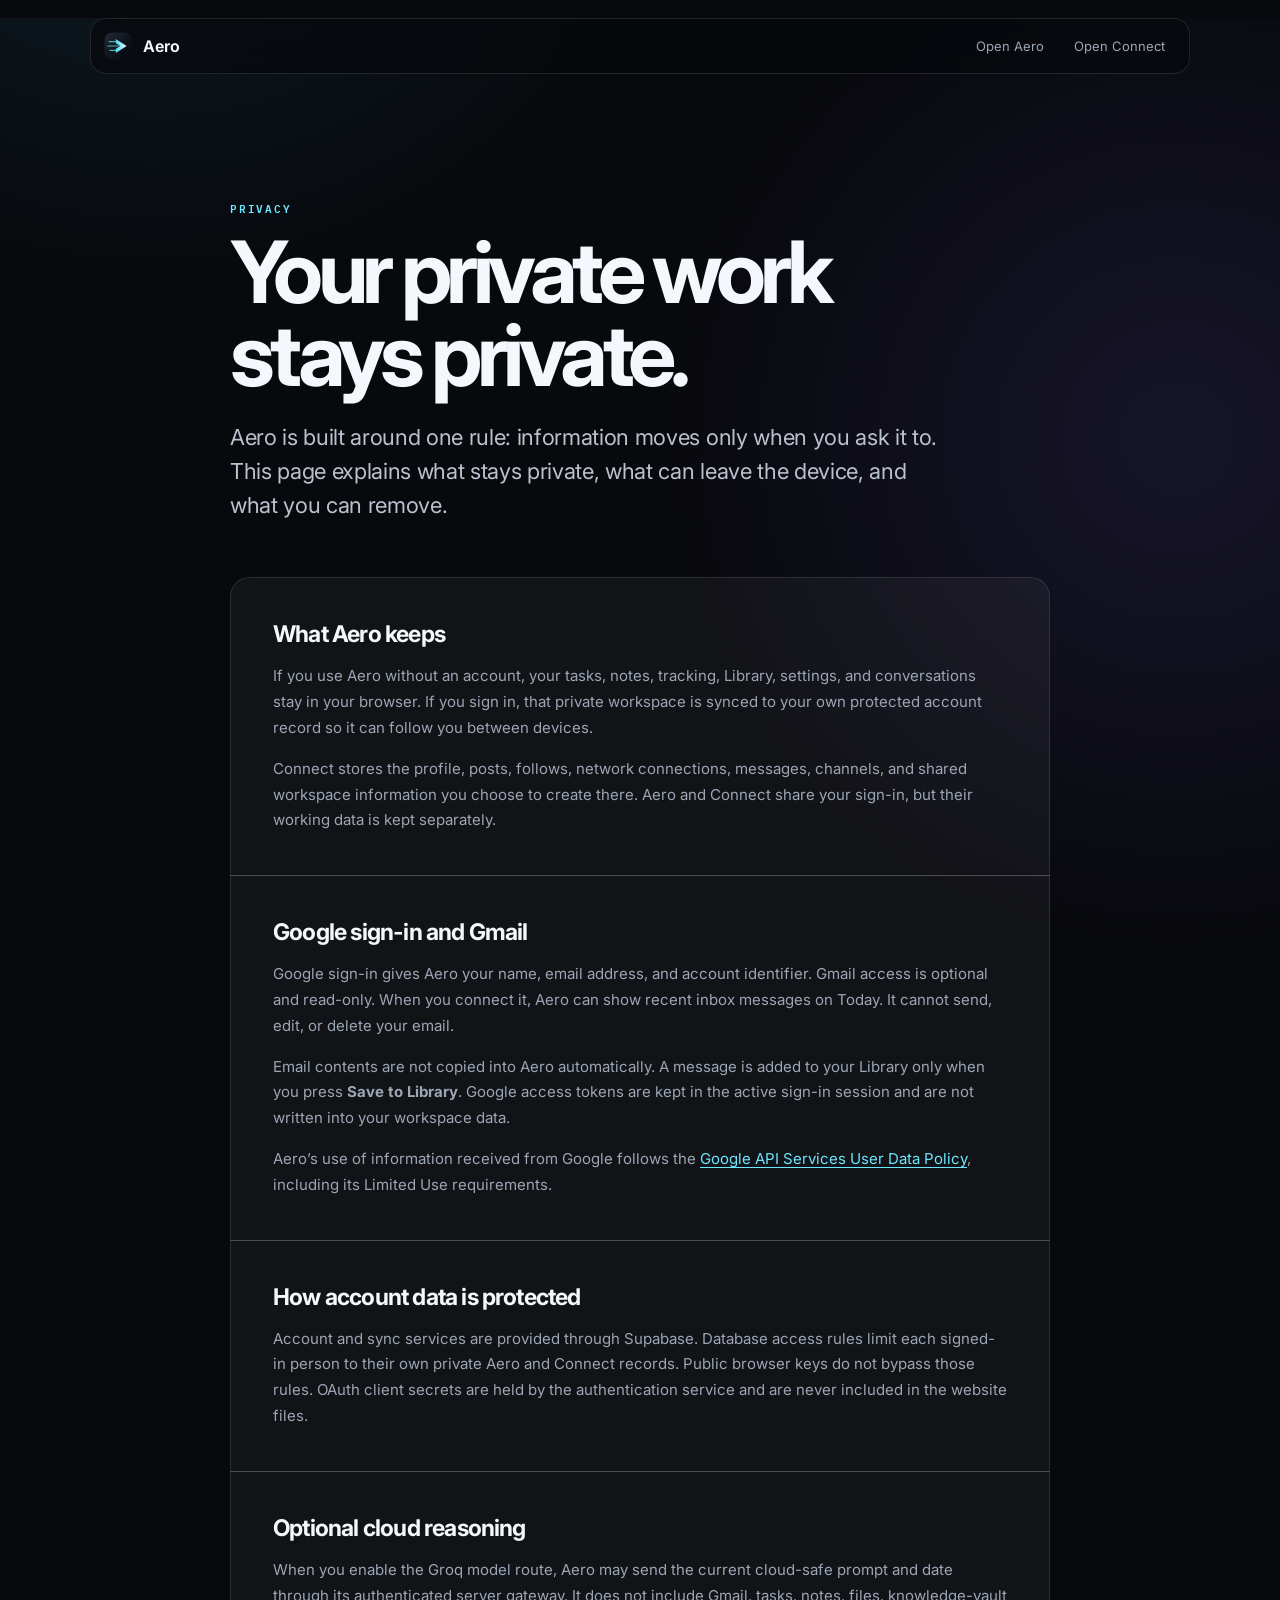
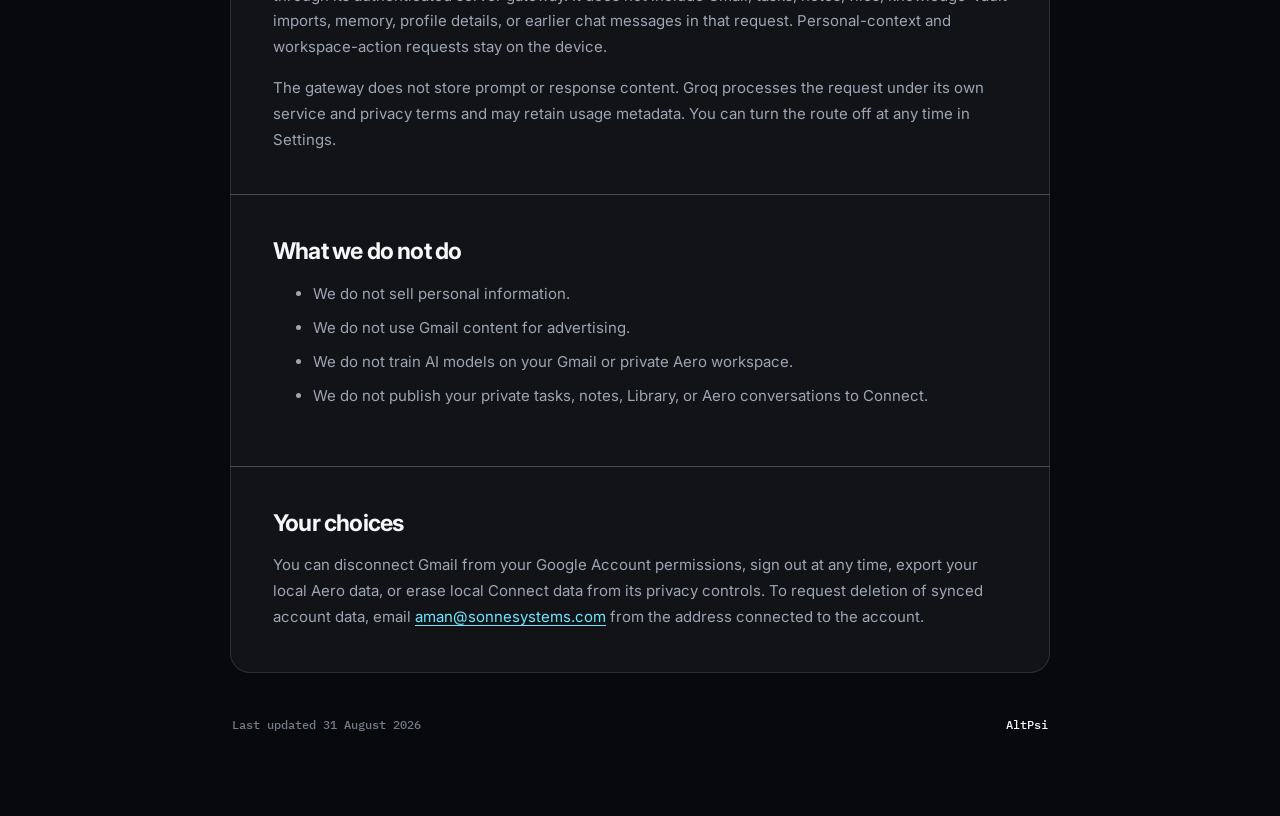
<file: app/privacy.html>
<!doctype html>
<html lang="en">
<head>
  <meta charset="utf-8">
  <meta name="viewport" content="width=device-width, initial-scale=1">
  <title>Privacy | Aero by AltPsi</title>
  <meta name="description" content="How Aero and Connect handle your private workspace, account, optional Gmail connection, model routes, and shared work.">
  <link rel="canonical" href="https://sonnesystems.com/altpsi/app/privacy.html">
  <meta name="theme-color" content="#08090d">
  <link rel="icon" type="image/svg+xml" href="../assets/aero_logo.svg">
  <link rel="preconnect" href="https://fonts.googleapis.com">
  <link rel="preconnect" href="https://fonts.gstatic.com" crossorigin>
  <link rel="stylesheet" href="https://fonts.googleapis.com/css2?family=Inter:wght@400;500;600;700&amp;family=IBM+Plex+Mono:wght@400;500;600&amp;display=swap">
  <link rel="stylesheet" href="legal.css?v=2">
</head>
<body>
  <header>
    <a class="wordmark" href="./"><img src="../assets/aero_logo.svg" alt=""><span>Aero</span></a>
    <nav><a href="./">Open Aero</a><a href="connect.html">Open Connect</a></nav>
  </header>
  <main>
    <p class="eyebrow">PRIVACY</p>
    <h1>Your private work stays private.</h1>
    <p class="lead">Aero is built around one rule: information moves only when you ask it to. This page explains what stays private, what can leave the device, and what you can remove.</p>

    <section>
      <h2>What Aero keeps</h2>
      <p>If you use Aero without an account, your tasks, notes, tracking, Library, settings, and conversations stay in your browser. If you sign in, that private workspace is synced to your own protected account record so it can follow you between devices.</p>
      <p>Connect stores the profile, posts, follows, network connections, messages, channels, and shared workspace information you choose to create there. Aero and Connect share your sign-in, but their working data is kept separately.</p>
    </section>

    <section>
      <h2>Google sign-in and Gmail</h2>
      <p>Google sign-in gives Aero your name, email address, and account identifier. Gmail access is optional and read-only. When you connect it, Aero can show recent inbox messages on Today. It cannot send, edit, or delete your email.</p>
      <p>Email contents are not copied into Aero automatically. A message is added to your Library only when you press <strong>Save to Library</strong>. Google access tokens are kept in the active sign-in session and are not written into your workspace data.</p>
      <p>Aero’s use of information received from Google follows the <a href="https://developers.google.com/terms/api-services-user-data-policy" target="_blank" rel="noopener noreferrer">Google API Services User Data Policy</a>, including its Limited Use requirements.</p>
    </section>

    <section>
      <h2>How account data is protected</h2>
      <p>Account and sync services are provided through Supabase. Database access rules limit each signed-in person to their own private Aero and Connect records. Public browser keys do not bypass those rules. OAuth client secrets are held by the authentication service and are never included in the website files.</p>
    </section>

    <section>
      <h2>Optional cloud reasoning</h2>
      <p>When you enable the Groq model route, Aero may send the current cloud-safe prompt and date through its authenticated server gateway. It does not include Gmail, tasks, notes, files, knowledge-vault imports, memory, profile details, or earlier chat messages in that request. Personal-context and workspace-action requests stay on the device.</p>
      <p>The gateway does not store prompt or response content. Groq processes the request under its own service and privacy terms and may retain usage metadata. You can turn the route off at any time in Settings.</p>
    </section>

    <section>
      <h2>What we do not do</h2>
      <ul>
        <li>We do not sell personal information.</li>
        <li>We do not use Gmail content for advertising.</li>
        <li>We do not train AI models on your Gmail or private Aero workspace.</li>
        <li>We do not publish your private tasks, notes, Library, or Aero conversations to Connect.</li>
      </ul>
    </section>

    <section>
      <h2>Your choices</h2>
      <p>You can disconnect Gmail from your Google Account permissions, sign out at any time, export your local Aero data, or erase local Connect data from its privacy controls. To request deletion of synced account data, email <a href="mailto:aman@sonnesystems.com">aman@sonnesystems.com</a> from the address connected to the account.</p>
    </section>

    <footer><span>Last updated 31 August 2026</span><a href="../">AltPsi</a></footer>
  </main>
</body>
</html>
</file>
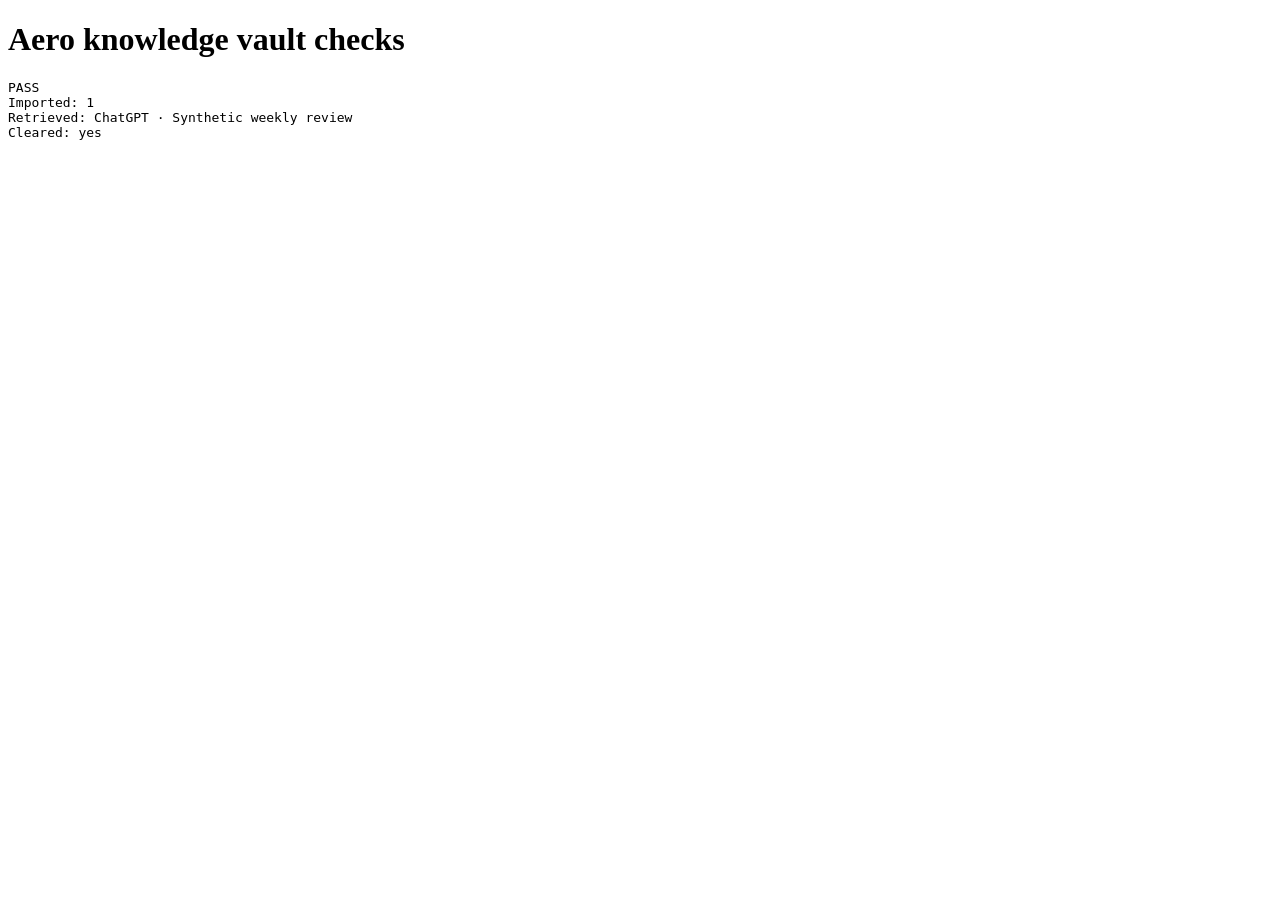
<file: app/tests/aero-knowledge.test.html>
<!doctype html>
<html lang="en">
<meta charset="utf-8">
<title>Aero knowledge vault checks</title>
<body><main><h1>Aero knowledge vault checks</h1><pre id="result">Running…</pre></main>
<script src="../aero-knowledge.js"></script>
<script>
(async function () {
  var out = document.getElementById("result");
  try {
    await AeroKnowledge.setOwner("automated-test");
    await AeroKnowledge.clear();
    var sample = JSON.stringify([{
      title: "Synthetic weekly review",
      create_time: 1767225600,
      mapping: {
        one: { message: { author: { role: "user" }, create_time: 1767225601, content: { parts: ["Start my weekly review with unfinished promises, then choose three priorities."] } } },
        two: { message: { author: { role: "assistant" }, create_time: 1767225602, content: { parts: ["I will use that order for this review."] } } }
      }
    }]);
    var imported = await AeroKnowledge.importFiles([{ name: "conversations.json", size: sample.length, text: async function () { return sample; } }]);
    var hits = AeroKnowledge.context("unfinished promises weekly priorities", 5);
    if (imported.imported !== 1) throw new Error("expected one imported record");
    if (!hits.length || hits[0].source !== "chatgpt") throw new Error("expected a sourced ChatGPT retrieval");
    if (!/unfinished promises/i.test(hits[0].detail)) throw new Error("expected the matching passage");
    await AeroKnowledge.clear();
    out.textContent = "PASS\nImported: 1\nRetrieved: ChatGPT · Synthetic weekly review\nCleared: yes";
  } catch (error) {
    out.textContent = "FAIL\n" + (error && error.stack || error);
    document.documentElement.dataset.failed = "true";
  }
})();
</script>
</html>
</file>
<file: styles.css>
:root {
  --paper: #f4f4f0;
  --paper-bright: #fbfbf8;
  --ink: #121419;
  --ink-soft: #5e616a;
  --line: rgba(18, 20, 25, .13);
  --dark: #101217;
  --dark-soft: #1a1d25;
  --white: #f8f9fb;
  --violet: #7868ff;
  --blue: #5586ff;
  --aqua: #65dfea;
  --lime: #c8ff61;
  --radius-sm: 16px;
  --radius-md: 28px;
  --radius-lg: 44px;
  --page: min(1320px, calc(100vw - 48px));
}

* { box-sizing: border-box; }
html { scroll-behavior: smooth; }
body {
  margin: 0;
  min-width: 320px;
  overflow-x: hidden;
  background: var(--paper);
  color: var(--ink);
  font-family: "Manrope", "Segoe UI", sans-serif;
  font-weight: 600;
  letter-spacing: -.018em;
  -webkit-font-smoothing: antialiased;
}
body::before {
  content: "";
  position: fixed;
  inset: 0;
  pointer-events: none;
  z-index: -2;
  background:
    radial-gradient(circle at 88% 7%, rgba(101, 223, 234, .14), transparent 24rem),
    radial-gradient(circle at 10% 24%, rgba(120, 104, 255, .10), transparent 28rem);
}
button, a, textarea { font: inherit; }
a { color: inherit; text-decoration: none; }
button { color: inherit; }
img { display: block; max-width: 100%; }
p, h1, h2, h3 { margin: 0; }
h1, h2, h3, b, strong { font-weight: 600; }
em { font-style: normal; }

.skip-link {
  position: fixed;
  top: 12px;
  left: 12px;
  z-index: 1000;
  padding: 12px 16px;
  border-radius: 12px;
  background: var(--ink);
  color: var(--white);
  transform: translateY(-160%);
  transition: transform .2s ease;
}
.skip-link:focus { transform: translateY(0); }
.page-wipe {
  position: fixed;
  inset: 0;
  z-index: 999;
  pointer-events: none;
  background: var(--ink);
  transform: translateY(-102%);
}
.page-wipe.entering { animation: wipe-in .7s cubic-bezier(.65, 0, .2, 1) both; }
.page-wipe.leaving { animation: wipe-out .45s cubic-bezier(.65, 0, .2, 1) both; pointer-events: auto; }
@keyframes wipe-in { from { transform: translateY(0); } to { transform: translateY(-102%); } }
@keyframes wipe-out { from { transform: translateY(102%); } to { transform: translateY(0); } }

.site-header {
  position: fixed;
  top: 18px;
  left: 50%;
  z-index: 80;
  width: var(--page);
  height: 66px;
  display: grid;
  grid-template-columns: 1fr auto 1fr;
  align-items: center;
  padding: 0 12px 0 16px;
  border: 1px solid rgba(255,255,255,.72);
  border-radius: 21px;
  background: rgba(250,250,247,.74);
  box-shadow: 0 12px 40px rgba(16,18,23,.06);
  backdrop-filter: blur(22px) saturate(130%);
  transform: translateX(-50%);
  transition: background .3s ease, box-shadow .3s ease, top .3s ease;
}
.site-header.scrolled { top: 10px; background: rgba(250,250,247,.92); box-shadow: 0 14px 44px rgba(16,18,23,.10); }
.brand { display: inline-flex; align-items: center; gap: 11px; width: fit-content; font-size: 18px; letter-spacing: -.04em; }
.brand img { width: 34px; height: 34px; border-radius: 10px; }
.site-header nav { display: flex; align-items: center; gap: 4px; padding: 5px; border: 1px solid var(--line); border-radius: 14px; background: rgba(255,255,255,.5); }
.site-header nav a { padding: 8px 15px; border-radius: 10px; color: var(--ink-soft); font-size: 13px; transition: color .2s ease, background .2s ease; }
.site-header nav a:hover, .site-header nav a:focus-visible { background: #fff; color: var(--ink); }
.header-action { justify-self: end; display: flex; align-items: center; gap: 10px; padding: 12px 16px; border-radius: 13px; background: var(--ink); color: var(--white); font-size: 13px; transition: transform .2s ease, background .2s ease; }
.header-action:hover { background: #282b33; transform: translateY(-1px); }

main { width: 100%; }
.hero {
  width: var(--page);
  min-height: 780px;
  margin: 0 auto;
  padding: 164px 4.5% 84px;
  display: grid;
  grid-template-columns: minmax(0, 1.04fr) minmax(420px, .96fr);
  align-items: center;
  gap: 70px;
}
.eyebrow, .section-label { color: var(--ink-soft); font-size: 12px; letter-spacing: .02em; }
.eyebrow { display: flex; align-items: center; gap: 10px; margin-bottom: 28px; }
.eyebrow > span { width: 8px; height: 8px; border-radius: 50%; background: var(--violet); box-shadow: 0 0 0 6px rgba(120,104,255,.12); }
.hero h1 { max-width: 760px; font-size: clamp(58px, 7vw, 108px); line-height: .92; letter-spacing: -.072em; }
.hero h1 em { color: #777b85; }
.hero-lede { max-width: 610px; margin-top: 34px; color: var(--ink-soft); font-size: clamp(17px, 1.45vw, 21px); line-height: 1.55; }
.hero-actions { display: flex; align-items: center; gap: 26px; margin-top: 38px; }
.button { display: inline-flex; justify-content: center; align-items: center; gap: 26px; min-height: 54px; padding: 0 21px; border: 0; border-radius: 16px; transition: transform .22s ease, box-shadow .22s ease, background .22s ease; }
.button:hover { transform: translateY(-2px); }
.button-dark { background: var(--ink); color: var(--white); box-shadow: 0 14px 34px rgba(16,18,23,.13); }
.button-dark:hover { background: #272a32; box-shadow: 0 18px 38px rgba(16,18,23,.18); }
.button-light { background: var(--white); color: var(--ink); box-shadow: 0 14px 36px rgba(0,0,0,.16); }
.text-link { display: inline-flex; align-items: center; gap: 16px; padding: 14px 0; color: var(--ink-soft); font-size: 14px; }
.text-link:hover { color: var(--ink); }

.hero-object {
  position: relative;
  min-height: 550px;
  display: grid;
  place-items: center;
  isolation: isolate;
}
.hero-object::before {
  content: "";
  position: absolute;
  inset: 5% 6%;
  z-index: -2;
  border-radius: 50%;
  background: radial-gradient(circle, rgba(120,104,255,.21), rgba(101,223,234,.09) 42%, transparent 69%);
  filter: blur(15px);
}
.hero-object > img { width: min(330px, 62%); border-radius: 25%; box-shadow: 0 42px 90px rgba(18,20,25,.24); animation: float-mark 7s ease-in-out infinite; }
@keyframes float-mark { 0%, 100% { transform: translateY(0) rotate(-1deg); } 50% { transform: translateY(-13px) rotate(1deg); } }
.orbit { position: absolute; z-index: -1; border: 1px solid rgba(18,20,25,.11); border-radius: 50%; transform: rotate(-18deg); }
.orbit-one { width: 86%; aspect-ratio: 1.8; }
.orbit-two { width: 109%; aspect-ratio: 2.05; }
.object-label { position: absolute; min-width: 118px; padding: 13px 15px; border: 1px solid rgba(255,255,255,.78); border-radius: 15px; background: rgba(255,255,255,.72); box-shadow: 0 16px 36px rgba(18,20,25,.08); backdrop-filter: blur(18px); }
.object-label span { display: block; font-size: 14px; }
.object-label small { display: block; margin-top: 2px; color: var(--ink-soft); font-size: 10px; }
.label-a { top: 18%; left: 2%; }
.label-b { right: 1%; bottom: 21%; }

.meaning {
  width: var(--page);
  margin: 40px auto 120px;
  padding: 84px 7%;
  display: grid;
  grid-template-columns: .9fr 1.1fr;
  gap: 11%;
  align-items: center;
  border: 1px solid var(--line);
  border-radius: var(--radius-lg);
  background: var(--paper-bright);
}
.meaning-mark { display: flex; align-items: center; justify-content: center; gap: 24px; min-height: 230px; border-radius: 32px; background: linear-gradient(145deg, #ebebea, #f8f8f5); box-shadow: inset 0 0 0 1px rgba(255,255,255,.8); font-size: clamp(54px, 6vw, 94px); letter-spacing: -.08em; }
.meaning-mark i { color: #a5a7ad; font-style: normal; font-size: .56em; }
.meaning-mark span:last-child { color: var(--violet); }
.meaning-copy h2 { margin-top: 20px; max-width: 650px; font-size: clamp(38px, 4.2vw, 66px); line-height: 1; letter-spacing: -.06em; }
.meaning-copy > p:last-child { max-width: 590px; margin-top: 26px; color: var(--ink-soft); font-size: 17px; line-height: 1.58; }

.aero-section {
  width: var(--page);
  margin: 0 auto 120px;
  padding: 64px;
  display: grid;
  grid-template-columns: .75fr 1.25fr;
  gap: 58px;
  border-radius: var(--radius-lg);
  overflow: hidden;
  background:
    radial-gradient(circle at 78% -5%, rgba(101,223,234,.19), transparent 35%),
    radial-gradient(circle at 12% 100%, rgba(120,104,255,.16), transparent 35%),
    var(--dark);
  color: var(--white);
}
.aero-intro { align-self: center; padding: 24px 0; }
.product-name { display: flex; align-items: center; gap: 11px; margin-bottom: 42px; }
.product-name img { width: 40px; height: 40px; border-radius: 12px; }
.product-name span { font-size: 20px; letter-spacing: -.04em; }
.product-name small { margin-left: 2px; color: #8f94a1; font-size: 10px; }
.aero-intro h2 { font-size: clamp(46px, 5vw, 76px); line-height: .96; letter-spacing: -.065em; }
.aero-intro > p { max-width: 470px; margin: 28px 0 34px; color: #aeb2bc; font-size: 16px; line-height: 1.62; }

.aero-demo { align-self: center; padding: 19px; border: 1px solid rgba(255,255,255,.16); border-radius: 30px; background: rgba(255,255,255,.075); box-shadow: 0 30px 80px rgba(0,0,0,.27); backdrop-filter: blur(18px); }
.aero-demo > header { display: flex; align-items: center; justify-content: space-between; padding: 3px 3px 17px; }
.aero-demo > header > div { display: flex; align-items: center; gap: 9px; font-size: 13px; }
.aero-demo > header img { width: 27px; height: 27px; border-radius: 8px; }
.status { display: flex; align-items: center; gap: 8px; color: #aeb2bc; font-size: 10px; }
.status i, .aero-demo footer i { width: 7px; height: 7px; border-radius: 50%; background: var(--lime); box-shadow: 0 0 0 4px rgba(200,255,97,.08); }
.request { padding: 24px; border-radius: 19px; background: rgba(4,6,10,.43); }
.request span { color: #8d93a0; font-size: 10px; }
.request p { margin-top: 7px; font-size: clamp(18px, 2vw, 25px); letter-spacing: -.04em; }
.source-row { display: flex; flex-wrap: wrap; gap: 6px; padding: 15px 0; }
.source-row span { padding: 7px 10px; border: 1px solid rgba(255,255,255,.1); border-radius: 999px; color: #aeb2bc; font-size: 9px; }
.prepared-card { padding: 24px; border-radius: 22px; background: var(--white); color: var(--ink); }
.prepared-copy > span { color: var(--blue); font-size: 10px; }
.prepared-copy h3 { margin-top: 10px; font-size: clamp(25px, 2.3vw, 35px); line-height: 1.03; letter-spacing: -.055em; }
.prepared-copy p { max-width: 560px; margin-top: 12px; color: var(--ink-soft); font-size: 12px; line-height: 1.55; }
.prepared-card > button { width: 100%; min-height: 45px; margin-top: 20px; border: 1px solid var(--line); border-radius: 13px; background: transparent; cursor: pointer; transition: background .2s ease; }
.prepared-card > button:hover { background: #eeefef; }
.change-list { padding-top: 8px; }
.change-list p { display: grid; grid-template-columns: 86px 1fr auto; align-items: center; gap: 10px; padding: 13px 4px; border-bottom: 1px solid var(--line); font-size: 10px; }
.change-list p:last-child { border: 0; }
.change-list span, .change-list small { color: var(--ink-soft); }
.aero-demo > footer { display: flex; justify-content: space-between; align-items: center; padding: 16px 3px 1px; color: #969ba7; font-size: 9px; }
.aero-demo > footer span { display: flex; align-items: center; gap: 8px; }

.principles { width: var(--page); margin: 0 auto 130px; }
.section-heading { max-width: 860px; margin-bottom: 52px; }
.section-heading h2, .proof-copy h2 { margin-top: 18px; font-size: clamp(43px, 5vw, 74px); line-height: 1; letter-spacing: -.064em; }
.principle-grid { display: grid; grid-template-columns: repeat(3, 1fr); border-top: 1px solid var(--line); }
.principle-grid article { position: relative; min-height: 420px; padding: 26px 34px 36px 0; border-right: 1px solid var(--line); }
.principle-grid article + article { padding-left: 34px; }
.principle-grid article:last-child { border-right: 0; }
.number { color: #9b9da4; font-size: 11px; }
.principle-icon { position: relative; width: 94px; height: 94px; margin: 66px 0 44px; border-radius: 28px; background: var(--paper-bright); box-shadow: inset 0 0 0 1px rgba(18,20,25,.08), 0 18px 40px rgba(18,20,25,.05); }
.context-icon i { position: absolute; left: 22px; width: 50px; height: 8px; border-radius: 99px; background: var(--blue); }
.context-icon i:nth-child(1) { top: 25px; width: 31px; }
.context-icon i:nth-child(2) { top: 43px; }
.context-icon i:nth-child(3) { top: 61px; width: 39px; background: var(--aqua); }
.authority-icon i:first-child { position: absolute; inset: 23px; border: 7px solid var(--violet); border-radius: 50%; }
.authority-icon i:last-child { position: absolute; width: 17px; height: 8px; left: 39px; top: 43px; border-left: 4px solid var(--violet); border-bottom: 4px solid var(--violet); transform: rotate(-45deg); }
.learning-icon i { position: absolute; bottom: 22px; width: 12px; border-radius: 99px 99px 3px 3px; background: linear-gradient(var(--aqua), var(--blue)); }
.learning-icon i:nth-child(1) { height: 25px; left: 23px; }
.learning-icon i:nth-child(2) { height: 42px; left: 41px; }
.learning-icon i:nth-child(3) { height: 58px; left: 59px; }
.principle-grid h3 { max-width: 330px; font-size: 25px; line-height: 1.1; letter-spacing: -.045em; }
.principle-grid p { max-width: 335px; margin-top: 16px; color: var(--ink-soft); font-size: 14px; line-height: 1.58; }

.proof {
  width: var(--page);
  margin: 0 auto 120px;
  padding: 78px 7%;
  display: grid;
  grid-template-columns: 1.02fr .98fr;
  gap: 9%;
  align-items: center;
  border: 1px solid var(--line);
  border-radius: var(--radius-lg);
  background: var(--paper-bright);
}
.proof-copy > p:last-child { max-width: 590px; margin-top: 25px; color: var(--ink-soft); font-size: 16px; line-height: 1.6; }
.proof-card { overflow: hidden; border: 1px solid var(--line); border-radius: 27px; background: var(--paper); }
.proof-card header, .proof-card footer { display: flex; align-items: center; justify-content: space-between; padding: 18px 20px; font-size: 10px; }
.proof-card header { border-bottom: 1px solid var(--line); }
.proof-card header small { color: var(--blue); }
.metric { display: grid; grid-template-columns: 1fr auto 50px; gap: 14px; align-items: baseline; padding: 21px 20px; border-bottom: 1px solid var(--line); font-size: 12px; }
.metric b { font-size: 28px; letter-spacing: -.055em; }
.metric small, .proof-card footer { color: var(--ink-soft); }

.closing {
  width: var(--page);
  min-height: 440px;
  margin: 0 auto 26px;
  padding: 70px 7%;
  display: flex;
  justify-content: space-between;
  align-items: flex-end;
  gap: 40px;
  border-radius: var(--radius-lg);
  background:
    radial-gradient(circle at 85% 15%, rgba(101,223,234,.18), transparent 34%),
    radial-gradient(circle at 9% 100%, rgba(120,104,255,.20), transparent 40%),
    var(--dark);
  color: var(--white);
}
.closing img { width: 56px; height: 56px; margin-bottom: 70px; border-radius: 17px; }
.closing h2 { margin-top: 16px; font-size: clamp(46px, 5vw, 76px); line-height: .96; letter-spacing: -.065em; }
.closing .section-label { color: #8f94a1; }
.closing-action { text-align: right; }
.closing-action p { margin-bottom: 24px; color: #9ea3ae; font-size: 13px; }
.closing-action .button-dark { background: var(--white); color: var(--ink); }
.closing-action .button-dark:hover { background: #e8e9eb; }

.site-footer { width: var(--page); min-height: 120px; margin: 0 auto; display: grid; grid-template-columns: 1fr auto 1fr; align-items: center; gap: 30px; color: var(--ink-soft); font-size: 11px; }
.site-footer .brand { color: var(--ink); }
.site-footer .brand img { width: 29px; height: 29px; border-radius: 9px; }
.site-footer > div { justify-self: end; display: flex; gap: 24px; }
.site-footer a:hover { color: var(--ink); }

.reveal { opacity: 0; transform: translateY(18px); transition: opacity .7s ease, transform .7s cubic-bezier(.2,.7,.2,1); }
.reveal.visible { opacity: 1; transform: none; }

:focus-visible { outline: 3px solid rgba(85,134,255,.55); outline-offset: 3px; }
[hidden] { display: none !important; }

@media (max-width: 1080px) {
  .hero { grid-template-columns: 1fr .8fr; gap: 30px; padding-inline: 1%; }
  .hero-object { min-height: 470px; }
  .aero-section { grid-template-columns: 1fr; }
  .aero-intro { display: grid; grid-template-columns: 1fr 1fr; column-gap: 30px; }
  .aero-intro .product-name, .aero-intro .button { grid-column: 1; }
  .aero-intro > p { grid-column: 2; grid-row: 1 / span 3; align-self: end; }
}

@media (max-width: 820px) {
  :root { --page: min(100% - 28px, 720px); }
  .site-header { grid-template-columns: 1fr auto; }
  .site-header nav { display: none; }
  .hero { min-height: auto; padding: 145px 0 80px; grid-template-columns: 1fr; }
  .hero-copy { text-align: center; }
  .eyebrow, .hero-actions { justify-content: center; }
  .hero-lede { margin-inline: auto; }
  .hero-object { min-height: 430px; }
  .hero-object > img { width: 240px; }
  .meaning, .proof { grid-template-columns: 1fr; gap: 50px; padding: 45px; }
  .aero-section { padding: 38px; }
  .aero-intro { display: block; }
  .principle-grid { grid-template-columns: 1fr; }
  .principle-grid article, .principle-grid article + article { min-height: auto; padding: 28px 0 42px; border-right: 0; border-bottom: 1px solid var(--line); }
  .principle-grid article:last-child { border-bottom: 0; }
  .principle-icon { margin: 38px 0 30px; }
  .closing { padding: 50px 42px; }
}

@media (max-width: 560px) {
  :root { --page: calc(100% - 20px); }
  .site-header { top: 9px; height: 58px; padding-left: 10px; border-radius: 17px; }
  .brand { font-size: 16px; }
  .brand img { width: 31px; height: 31px; }
  .header-action { padding: 10px 12px; font-size: 11px; }
  .hero { padding-top: 118px; }
  .hero h1 { font-size: clamp(49px, 15vw, 72px); }
  .hero-lede { margin-top: 25px; font-size: 15px; }
  .hero-actions { flex-direction: column; gap: 6px; margin-top: 30px; }
  .hero-actions .button { width: 100%; }
  .hero-object { min-height: 350px; }
  .hero-object > img { width: 205px; }
  .orbit-two { width: 88%; }
  .object-label { min-width: 103px; padding: 11px 12px; }
  .label-a { left: 0; }
  .label-b { right: 0; }
  .meaning { margin-bottom: 80px; padding: 22px; border-radius: 30px; }
  .meaning-mark { min-height: 175px; border-radius: 22px; }
  .meaning-copy { padding: 12px 4px 10px; }
  .meaning-copy h2, .section-heading h2, .proof-copy h2 { font-size: 40px; }
  .meaning-copy > p:last-child { font-size: 14px; }
  .aero-section { margin-bottom: 80px; padding: 22px; border-radius: 30px; }
  .aero-intro h2 { font-size: 47px; }
  .aero-demo { padding: 12px; border-radius: 22px; }
  .status { display: none; }
  .request, .prepared-card { padding: 18px; }
  .source-row { flex-wrap: nowrap; overflow: auto; scrollbar-width: none; }
  .change-list p { grid-template-columns: 65px 1fr; }
  .change-list small { grid-column: 2; }
  .aero-demo > footer small { display: none; }
  .principles { margin-bottom: 80px; }
  .proof { margin-bottom: 80px; padding: 28px 22px; border-radius: 30px; }
  .metric { grid-template-columns: 1fr auto; }
  .metric small { display: none; }
  .closing { min-height: 520px; padding: 34px 26px; flex-direction: column; align-items: stretch; justify-content: space-between; border-radius: 30px; }
  .closing img { margin-bottom: 45px; }
  .closing-action { text-align: left; }
  .closing-action .button { width: 100%; }
  .site-footer { min-height: 180px; grid-template-columns: 1fr; justify-items: center; text-align: center; padding: 30px 0; }
  .site-footer > div { justify-self: center; }
}

@media (prefers-reduced-motion: reduce) {
  html { scroll-behavior: auto; }
  *, *::before, *::after { animation-duration: .01ms !important; animation-iteration-count: 1 !important; transition-duration: .01ms !important; }
  .reveal { opacity: 1; transform: none; }
}
</file>
<file: aero/styles.css>
:root {
  --paper: #f4f4f0;
  --paper-bright: #fbfbf8;
  --ink: #121419;
  --ink-soft: #62656d;
  --line: rgba(18, 20, 25, .13);
  --dark: #101217;
  --dark-raised: #1a1d24;
  --white: #f8f9fb;
  --aqua: #63dce8;
  --aqua-soft: #cdf8f8;
  --blue: #5f8aff;
  --violet: #7868ff;
  --lime: #c9ff66;
  --page: min(1320px, calc(100vw - 48px));
  --radius: 28px;
  --radius-large: 44px;
}

* { box-sizing: border-box; }
html { scroll-behavior: smooth; }
body {
  margin: 0;
  min-width: 320px;
  overflow-x: hidden;
  background: var(--paper);
  color: var(--ink);
  font-family: "Manrope", "Segoe UI", sans-serif;
  font-weight: 600;
  letter-spacing: -.018em;
  -webkit-font-smoothing: antialiased;
}
body::before {
  content: "";
  position: fixed;
  inset: 0;
  z-index: -2;
  pointer-events: none;
  background: radial-gradient(circle at 90% 2%, rgba(99, 220, 232, .15), transparent 28rem);
}
button, textarea, a { font: inherit; }
button { color: inherit; }
a { color: inherit; text-decoration: none; }
img { display: block; max-width: 100%; }
p, h1, h2, h3 { margin: 0; }
h1, h2, h3, b, strong { font-weight: 600; }
em { font-style: normal; }
[hidden] { display: none !important; }

.skip-link {
  position: fixed;
  top: 12px;
  left: 12px;
  z-index: 1000;
  padding: 12px 16px;
  border-radius: 12px;
  background: var(--ink);
  color: var(--white);
  transform: translateY(-160%);
  transition: transform .2s ease;
}
.skip-link:focus { transform: translateY(0); }
.sr-only { position: absolute; width: 1px; height: 1px; padding: 0; margin: -1px; overflow: hidden; clip: rect(0,0,0,0); white-space: nowrap; border: 0; }
.page-wipe { position: fixed; inset: 0; z-index: 999; pointer-events: none; background: var(--dark); transform: translateY(-102%); }
.page-wipe.entering { animation: wipe-in .7s cubic-bezier(.65,0,.2,1) both; }
.page-wipe.leaving { animation: wipe-out .45s cubic-bezier(.65,0,.2,1) both; pointer-events: auto; }
@keyframes wipe-in { from { transform: translateY(0); } to { transform: translateY(-102%); } }
@keyframes wipe-out { from { transform: translateY(102%); } to { transform: translateY(0); } }

.site-header {
  position: fixed;
  top: 18px;
  left: 50%;
  z-index: 80;
  width: var(--page);
  height: 66px;
  display: grid;
  grid-template-columns: 1fr auto 1fr;
  align-items: center;
  padding: 0 12px 0 16px;
  border: 1px solid rgba(255,255,255,.72);
  border-radius: 21px;
  background: rgba(250,250,247,.76);
  box-shadow: 0 12px 40px rgba(16,18,23,.06);
  backdrop-filter: blur(22px) saturate(130%);
  transform: translateX(-50%);
  transition: top .3s ease, background .3s ease, box-shadow .3s ease;
}
.site-header.scrolled { top: 10px; background: rgba(250,250,247,.93); box-shadow: 0 14px 44px rgba(16,18,23,.10); }
.brand { display: inline-flex; align-items: center; width: fit-content; gap: 10px; font-size: 18px; letter-spacing: -.04em; }
.brand img { width: 34px; height: 34px; border-radius: 10px; }
.brand small { color: #8b8e96; font-size: 9px; letter-spacing: 0; }
.site-header nav { display: flex; gap: 4px; padding: 5px; border: 1px solid var(--line); border-radius: 14px; background: rgba(255,255,255,.5); }
.site-header nav a { padding: 8px 15px; border-radius: 10px; color: var(--ink-soft); font-size: 13px; transition: background .2s ease, color .2s ease; }
.site-header nav a:hover, .site-header nav a:focus-visible { background: #fff; color: var(--ink); }
.header-action { justify-self: end; display: flex; align-items: center; gap: 10px; padding: 12px 16px; border-radius: 13px; background: var(--ink); color: var(--white); font-size: 13px; transition: transform .2s ease, background .2s ease; }
.header-action:hover { transform: translateY(-1px); background: #292c33; }

.button { display: inline-flex; justify-content: center; align-items: center; gap: 28px; min-height: 54px; padding: 0 21px; border: 0; border-radius: 16px; transition: transform .22s ease, box-shadow .22s ease, background .22s ease; }
.button:hover { transform: translateY(-2px); }
.button-dark { background: var(--ink); color: var(--white); box-shadow: 0 14px 34px rgba(16,18,23,.13); }
.button-dark:hover { background: #292c33; box-shadow: 0 18px 40px rgba(16,18,23,.17); }
.button-light { background: var(--white); color: var(--ink); }
.text-link { display: inline-flex; align-items: center; gap: 16px; padding: 14px 0; color: var(--ink-soft); font-size: 14px; }
.text-link:hover { color: var(--ink); }
.eyebrow, .section-label { color: var(--ink-soft); font-size: 12px; letter-spacing: .015em; }
.eyebrow { display: flex; align-items: center; gap: 10px; margin-bottom: 28px; }
.eyebrow > span { width: 8px; height: 8px; border-radius: 50%; background: var(--aqua); box-shadow: 0 0 0 6px rgba(99,220,232,.12); }

.hero {
  width: var(--page);
  min-height: 810px;
  margin: 0 auto;
  padding: 162px 4.5% 94px;
  display: grid;
  grid-template-columns: 1.04fr .96fr;
  align-items: center;
  gap: 8%;
}
.hero h1 { max-width: 770px; font-size: clamp(58px, 7vw, 108px); line-height: .92; letter-spacing: -.072em; }
.hero h1 em { color: #747881; }
.hero-lede { max-width: 635px; margin-top: 34px; color: var(--ink-soft); font-size: clamp(17px, 1.45vw, 21px); line-height: 1.55; }
.hero-actions { display: flex; align-items: center; gap: 26px; margin-top: 38px; }
.trust-row { display: flex; flex-wrap: wrap; gap: 8px; margin-top: 50px; }
.trust-row span { padding: 9px 12px; border: 1px solid var(--line); border-radius: 999px; color: var(--ink-soft); font-size: 10px; }

.hero-card { position: relative; padding: 30px; border: 1px solid rgba(255,255,255,.12); border-radius: 35px; background: var(--dark); color: var(--white); box-shadow: 0 38px 85px rgba(18,20,25,.22); }
.hero-card > header { display: flex; align-items: center; justify-content: space-between; }
.hero-product { display: flex; align-items: center; gap: 10px; font-size: 14px; }
.hero-product img { width: 34px; height: 34px; border-radius: 10px; }
.live-state { display: flex; align-items: center; gap: 8px; color: #a4a8b2; font-size: 10px; }
.live-state i, .hero-card > footer i, .decision-card footer i, .conversation-header small i { width: 7px; height: 7px; border-radius: 50%; background: var(--lime); }
.hero-request { padding: 54px 0 34px; font-size: clamp(24px, 2.7vw, 39px); line-height: 1.1; letter-spacing: -.05em; }
.hero-divider { height: 1px; background: rgba(255,255,255,.14); }
.hero-result { padding: 26px 0 22px; }
.hero-result > span { color: #8e94a0; font-size: 10px; }
.hero-result h2 { margin-top: 8px; font-size: 27px; letter-spacing: -.045em; }
.hero-result p { max-width: 470px; margin-top: 10px; color: #a7abb5; font-size: 12px; line-height: 1.55; }
.hero-card > button { display: flex; justify-content: space-between; width: 100%; padding: 14px 16px; border: 0; border-radius: 13px; background: var(--white); color: var(--ink); cursor: pointer; }
.hero-review { margin-top: 10px; padding: 4px 13px; border: 1px solid rgba(255,255,255,.12); border-radius: 13px; }
.hero-review p { display: grid; grid-template-columns: 90px 1fr; gap: 12px; padding: 10px 0; border-bottom: 1px solid rgba(255,255,255,.1); font-size: 10px; }
.hero-review p:last-child { border: 0; }
.hero-review span { color: #8e94a0; }
.hero-card > footer { display: flex; align-items: center; gap: 8px; padding-top: 17px; color: #8e94a0; font-size: 9px; }

.workspace-section { width: var(--page); margin: 0 auto 130px; }
.section-heading { max-width: 860px; margin: 0 0 54px 5%; }
.section-heading h2, .system-copy h2, .authority-copy h2, .proof-copy h2 { margin-top: 18px; font-size: clamp(43px, 5vw, 75px); line-height: .98; letter-spacing: -.065em; }
.section-heading > p:last-child, .system-copy > p:last-child, .authority-copy > p:last-child, .proof-copy > p:last-child { max-width: 650px; margin-top: 24px; color: var(--ink-soft); font-size: 16px; line-height: 1.6; }
.workspace { min-height: 710px; display: grid; grid-template-columns: 235px 1fr; overflow: hidden; border: 1px solid rgba(255,255,255,.13); border-radius: var(--radius-large); background: var(--dark); color: var(--white); box-shadow: 0 40px 100px rgba(18,20,25,.20); }
.thread-rail { display: flex; flex-direction: column; padding: 22px 14px; border-right: 1px solid rgba(255,255,255,.10); background: #0c0e13; }
.rail-brand { display: flex; align-items: center; gap: 10px; padding: 0 5px 27px; }
.rail-brand img { width: 31px; height: 31px; border-radius: 9px; }
.rail-brand span { font-size: 14px; }
.rail-brand button { margin-left: auto; width: 29px; height: 29px; border: 1px solid rgba(255,255,255,.12); border-radius: 9px; background: transparent; color: #b6bac3; cursor: pointer; }
.rail-label { padding: 0 9px 8px; color: #737985; font-size: 9px; }
.thread { width: 100%; display: flex; justify-content: space-between; align-items: center; gap: 10px; padding: 12px 10px; border: 0; border-radius: 11px; background: transparent; color: #9297a1; text-align: left; font-size: 11px; cursor: pointer; }
.thread:hover, .thread.active { background: rgba(255,255,255,.08); color: var(--white); }
.thread small { color: #666c77; font-size: 8px; }
.rail-space { flex: 1; }
.thread-rail > a { display: flex; align-items: center; gap: 9px; margin-bottom: 9px; padding: 10px; border-radius: 11px; color: #8f949e; font-size: 11px; }
.thread-rail > a:hover { background: rgba(255,255,255,.07); color: var(--white); }
.thread-rail > a img { width: 25px; height: 25px; border-radius: 7px; }
.rail-account { display: grid; grid-template-columns: 28px 1fr auto; align-items: center; gap: 9px; padding: 11px 9px; border-top: 1px solid rgba(255,255,255,.09); font-size: 10px; }
.rail-account > span { width: 27px; height: 27px; display: grid; place-items: center; border-radius: 9px; background: #242833; }
.rail-account small { color: #666c77; }

.conversation { position: relative; min-width: 0; display: grid; grid-template-rows: auto auto 1fr auto auto; background: radial-gradient(circle at 88% 0, rgba(99,220,232,.08), transparent 29rem), #13161c; }
.conversation-header { display: flex; justify-content: space-between; align-items: center; min-height: 78px; padding: 0 24px; border-bottom: 1px solid rgba(255,255,255,.10); }
.conversation-header > div { display: flex; align-items: baseline; gap: 12px; }
.conversation-header > div > span { font-size: 14px; }
.conversation-header small { display: flex; align-items: center; gap: 7px; color: #777d88; font-size: 9px; }
.conversation-header button { display: flex; align-items: center; gap: 9px; min-height: 38px; padding: 0 13px; border: 1px solid rgba(255,255,255,.12); border-radius: 11px; background: rgba(255,255,255,.05); cursor: pointer; }
.conversation-header button span, .conversation-header button small { color: #777d88; font-size: 9px; }
.conversation-header button b { font-size: 10px; }
.model-menu { position: absolute; z-index: 20; top: 65px; right: 23px; width: 240px; padding: 10px; border: 1px solid rgba(255,255,255,.14); border-radius: 15px; background: #20232b; box-shadow: 0 20px 50px rgba(0,0,0,.32); }
.model-menu > span { display: block; padding: 5px 7px 9px; color: #777d88; font-size: 9px; }
.model-menu button { width: 100%; display: grid; grid-template-columns: 64px 1fr; gap: 8px; padding: 10px 8px; border: 0; border-radius: 9px; background: transparent; color: var(--white); text-align: left; cursor: pointer; }
.model-menu button:hover { background: rgba(255,255,255,.08); }
.model-menu b { font-size: 10px; }
.model-menu small { color: #858a94; font-size: 8px; }
.context-row { display: flex; gap: 6px; align-items: center; padding: 13px 24px; border-bottom: 1px solid rgba(255,255,255,.08); overflow-x: auto; scrollbar-width: none; }
.context-row > span { margin-right: 5px; color: #6f7580; font-size: 9px; }
.context-row button { padding: 6px 10px; border: 1px solid rgba(255,255,255,.09); border-radius: 999px; background: transparent; color: #9ba0a9; font-size: 8px; white-space: nowrap; }
.conversation-body { padding: 35px clamp(24px, 5vw, 72px); overflow-y: auto; }
.message.user { display: flex; justify-content: flex-end; }
.message.user p { max-width: 560px; padding: 16px 19px; border-radius: 17px 17px 4px 17px; background: #252932; font-size: 13px; line-height: 1.5; }
.message.aero { display: grid; grid-template-columns: 33px 1fr; gap: 13px; margin-top: 30px; }
.message.aero > img { width: 33px; height: 33px; border-radius: 10px; }
.message.aero > div > p { max-width: 660px; color: #c5c8cf; font-size: 13px; line-height: 1.65; }
.decision-card { max-width: 700px; margin-top: 18px; padding: 20px; border-radius: 20px; background: var(--white); color: var(--ink); }
.decision-card > header { display: flex; justify-content: space-between; color: var(--ink-soft); font-size: 9px; }
.decision-card > header b { color: var(--ink); }
.decision-card h3 { max-width: 500px; margin-top: 24px; font-size: clamp(20px, 2.3vw, 31px); line-height: 1.06; letter-spacing: -.05em; }
.decision-details { margin-top: 17px; border-top: 1px solid var(--line); }
.decision-details p { display: grid; grid-template-columns: 82px 1fr auto; gap: 12px; align-items: center; padding: 12px 0; border-bottom: 1px solid var(--line); font-size: 9px; }
.decision-details span, .decision-details small { color: var(--ink-soft); }
.decision-card > footer { display: flex; justify-content: space-between; align-items: center; margin-top: 24px; }
.decision-card > footer > span { display: flex; align-items: center; gap: 8px; color: var(--ink-soft); font-size: 9px; }
.decision-card footer i { background: #73d83b; }
.decision-card > footer button { padding: 10px 13px; border: 0; border-radius: 10px; background: var(--ink); color: var(--white); font-size: 9px; cursor: pointer; }
.mode-switcher { display: flex; justify-content: center; gap: 5px; padding: 0 24px 12px; }
.mode-switcher button { padding: 7px 12px; border: 1px solid rgba(255,255,255,.09); border-radius: 999px; background: transparent; color: #7d838e; font-size: 8px; cursor: pointer; }
.mode-switcher button:hover, .mode-switcher button.active { background: rgba(255,255,255,.11); color: var(--white); }
.composer { min-height: 68px; margin: 0 22px 22px; padding: 8px; display: grid; grid-template-columns: 38px 1fr 38px 38px; gap: 6px; align-items: end; border: 1px solid rgba(255,255,255,.13); border-radius: 18px; background: #1b1e25; }
.composer > button { width: 38px; height: 38px; border: 0; border-radius: 11px; background: transparent; color: #8e949e; cursor: pointer; }
.composer > button:hover { background: rgba(255,255,255,.08); color: var(--white); }
.composer label { display: block; }
.composer textarea { width: 100%; min-height: 38px; max-height: 120px; padding: 9px 5px; resize: none; border: 0; outline: 0; background: transparent; color: var(--white); font-size: 11px; }
.composer textarea::placeholder { color: #656b76; }
.composer .send { background: var(--aqua); color: var(--ink); }

.continuity { width: var(--page); margin: 0 auto 130px; }
.surface-list { display: grid; grid-template-columns: repeat(5, 1fr); border-top: 1px solid var(--line); border-bottom: 1px solid var(--line); }
.surface-list article { min-height: 200px; padding: 26px 25px; border-right: 1px solid var(--line); }
.surface-list article:last-child { border: 0; }
.surface-list span { color: var(--blue); font-size: 10px; }
.surface-list p { margin-top: 76px; font-size: 15px; line-height: 1.3; }

.system { width: var(--page); margin: 0 auto 130px; padding: 80px 6%; display: grid; grid-template-columns: .85fr 1.15fr; gap: 8%; align-items: center; border-radius: var(--radius-large); background: var(--dark); color: var(--white); }
.system-copy .section-label { color: #8d929c; }
.system-copy > p:last-child { color: #a4a8b1; }
.system-map { display: grid; grid-template-columns: 1fr 50px 1fr 50px 1.2fr; align-items: center; }
.intent-node, .core-node, .worker-stack article { border: 1px solid rgba(255,255,255,.12); border-radius: 17px; background: rgba(255,255,255,.05); }
.intent-node { padding: 24px 18px; }
.intent-node span, .worker-stack span { display: block; color: #7f8590; font-size: 8px; }
.intent-node b { display: block; margin-top: 8px; font-size: 15px; }
.core-node { min-height: 110px; display: flex; align-items: center; gap: 12px; padding: 18px; background: var(--white); color: var(--ink); }
.core-node img { width: 38px; height: 38px; border-radius: 11px; }
.core-node b, .core-node small { display: block; }
.core-node small { margin-top: 3px; color: var(--ink-soft); font-size: 8px; }
.map-line { height: 1px; background: rgba(255,255,255,.18); }
.map-line i { display: block; width: 6px; height: 6px; margin: -3px auto 0; border-radius: 50%; background: var(--aqua); }
.worker-stack { display: grid; gap: 7px; }
.worker-stack article { padding: 13px; }
.worker-stack b { display: block; margin-top: 4px; font-size: 10px; }

.memory { width: var(--page); margin: 0 auto 130px; }
.memory-grid { display: grid; grid-template-columns: repeat(4, 1fr); border-top: 1px solid var(--line); border-bottom: 1px solid var(--line); }
.memory-grid article { min-height: 250px; padding: 27px; border-right: 1px solid var(--line); }
.memory-grid article:last-child { border: 0; }
.memory-grid span { color: var(--violet); font-size: 10px; }
.memory-grid h3 { margin-top: 110px; font-size: 18px; letter-spacing: -.04em; }
.memory-grid p { margin-top: 6px; color: var(--ink-soft); font-size: 9px; }
.governor-row { display: grid; grid-template-columns: 1fr 1fr; gap: 12px; margin-top: 12px; }
.governor-row article { padding: 24px; border: 1px solid var(--line); border-radius: 19px; background: var(--paper-bright); }
.governor-row span { font-size: 12px; }
.governor-row p { margin-top: 8px; color: var(--ink-soft); font-size: 11px; line-height: 1.5; }

.authority { width: var(--page); margin: 0 auto 130px; display: grid; grid-template-columns: .8fr 1.2fr; gap: 9%; align-items: end; }
.authority-flow { margin: 0; padding: 0; list-style: none; border-top: 1px solid var(--line); }
.authority-flow li { display: grid; grid-template-columns: 46px 1fr auto; align-items: center; min-height: 72px; border-bottom: 1px solid var(--line); }
.authority-flow li > span, .authority-flow small { color: var(--ink-soft); font-size: 9px; }
.authority-flow b { font-size: 15px; }

.proof { width: var(--page); margin: 0 auto 120px; padding: 80px 7%; display: grid; grid-template-columns: 1.02fr .98fr; gap: 9%; align-items: center; border: 1px solid var(--line); border-radius: var(--radius-large); background: var(--paper-bright); }
.proof-card { overflow: hidden; border: 1px solid var(--line); border-radius: 27px; background: var(--paper); }
.proof-card header, .proof-card footer { display: flex; justify-content: space-between; align-items: center; padding: 18px 20px; font-size: 10px; }
.proof-card header { border-bottom: 1px solid var(--line); }
.proof-card header small { color: var(--blue); }
.proof-card > div { display: grid; grid-template-columns: 1fr auto 52px; align-items: baseline; gap: 14px; padding: 18px 20px; border-bottom: 1px solid var(--line); font-size: 11px; }
.proof-card > div b { font-size: 25px; letter-spacing: -.05em; }
.proof-card > div small, .proof-card footer { color: var(--ink-soft); }

.closing { width: var(--page); min-height: 500px; margin: 0 auto 26px; padding: 72px 7%; display: flex; flex-direction: column; justify-content: center; align-items: center; text-align: center; border-radius: var(--radius-large); background: radial-gradient(circle at 50% 120%, rgba(99,220,232,.20), transparent 40%), var(--dark); color: var(--white); }
.closing-brand { display: flex; align-items: center; gap: 10px; }
.closing-brand img { width: 42px; height: 42px; border-radius: 13px; }
.closing-brand span { font-size: 18px; }
.closing-brand small { color: #848a95; font-size: 9px; }
.closing h2 { max-width: 900px; margin-top: 54px; font-size: clamp(50px, 6vw, 88px); line-height: .94; letter-spacing: -.068em; }
.closing > p { margin: 24px 0 32px; color: #9ea3ad; font-size: 14px; }

.site-footer { width: var(--page); min-height: 120px; margin: 0 auto; display: grid; grid-template-columns: 1fr auto 1fr; align-items: center; gap: 30px; color: var(--ink-soft); font-size: 11px; }
.site-footer .brand { color: var(--ink); }
.site-footer .brand img { width: 29px; height: 29px; border-radius: 9px; }
.site-footer > div { justify-self: end; display: flex; gap: 24px; }
.site-footer a:hover { color: var(--ink); }

.reveal { opacity: 0; transform: translateY(18px); transition: opacity .7s ease, transform .7s cubic-bezier(.2,.7,.2,1); }
.reveal.visible { opacity: 1; transform: none; }
:focus-visible { outline: 3px solid rgba(95,138,255,.56); outline-offset: 3px; }

@media (max-width: 1080px) {
  .hero { grid-template-columns: 1fr .85fr; gap: 5%; padding-inline: 1%; }
  .workspace { grid-template-columns: 205px 1fr; }
  .system-map { grid-template-columns: 1fr 35px 1fr; gap: 0; }
  .system-map > .map-line:nth-of-type(2), .worker-stack { grid-column: 1 / -1; }
  .system-map > .map-line:nth-of-type(2) { width: 1px; height: 30px; justify-self: center; background: rgba(255,255,255,.18); }
  .worker-stack { grid-template-columns: repeat(3, 1fr); }
}

@media (max-width: 820px) {
  :root { --page: min(100% - 28px, 720px); }
  .site-header { grid-template-columns: 1fr auto; }
  .site-header nav { display: none; }
  .hero { min-height: auto; padding: 145px 0 100px; grid-template-columns: 1fr; gap: 58px; }
  .hero-copy { text-align: center; }
  .eyebrow, .hero-actions, .trust-row { justify-content: center; }
  .hero-lede { margin-inline: auto; }
  .hero-card { width: min(100%, 590px); margin: 0 auto; }
  .section-heading { margin-left: 0; }
  .workspace { grid-template-columns: 1fr; }
  .thread-rail { display: none; }
  .surface-list { grid-template-columns: repeat(2, 1fr); }
  .surface-list article { min-height: 150px; border-bottom: 1px solid var(--line); }
  .surface-list article:nth-child(2n) { border-right: 0; }
  .surface-list article:last-child { grid-column: 1 / -1; }
  .surface-list p { margin-top: 45px; }
  .system, .authority, .proof { grid-template-columns: 1fr; gap: 55px; padding: 52px 42px; }
  .memory-grid { grid-template-columns: 1fr 1fr; }
  .memory-grid article:nth-child(2) { border-right: 0; }
  .memory-grid article:nth-child(-n+2) { border-bottom: 1px solid var(--line); }
}

@media (max-width: 560px) {
  :root { --page: calc(100% - 20px); }
  .site-header { top: 9px; height: 58px; padding-left: 10px; border-radius: 17px; }
  .brand { font-size: 16px; }
  .brand img { width: 31px; height: 31px; }
  .brand small { display: none; }
  .header-action { padding: 10px 12px; font-size: 11px; }
  .hero { padding-top: 118px; }
  .hero h1 { font-size: clamp(48px, 14.5vw, 70px); }
  .hero-lede { font-size: 15px; }
  .hero-actions { flex-direction: column; gap: 6px; }
  .hero-actions .button { width: 100%; }
  .trust-row { display: none; }
  .hero-card { padding: 21px; border-radius: 27px; }
  .hero-request { padding-top: 44px; }
  .section-heading h2, .system-copy h2, .authority-copy h2, .proof-copy h2 { font-size: 40px; }
  .workspace-section, .continuity, .system, .memory, .authority, .proof { margin-bottom: 82px; }
  .workspace { min-height: 690px; border-radius: 28px; }
  .conversation-header { min-height: 66px; padding: 0 15px; }
  .conversation-header > div { display: block; }
  .conversation-header small { margin-top: 4px; }
  .context-row { padding-inline: 15px; }
  .conversation-body { padding: 28px 15px; }
  .message.user p { font-size: 11px; }
  .message.aero { grid-template-columns: 29px 1fr; gap: 9px; }
  .message.aero > img { width: 29px; height: 29px; }
  .message.aero > div > p { font-size: 11px; }
  .decision-card { padding: 16px; }
  .decision-details p { grid-template-columns: 66px 1fr; }
  .decision-details small { grid-column: 2; }
  .decision-card > footer > span { display: none; }
  .decision-card > footer { justify-content: flex-end; }
  .mode-switcher { padding-inline: 12px; overflow-x: auto; justify-content: flex-start; scrollbar-width: none; }
  .composer { grid-template-columns: 34px 1fr 34px 34px; margin: 0 12px 12px; }
  .composer > button { width: 34px; height: 34px; }
  .surface-list { grid-template-columns: 1fr; }
  .surface-list article, .surface-list article:nth-child(2n) { border-right: 0; border-bottom: 1px solid var(--line); }
  .surface-list article:last-child { grid-column: auto; }
  .system, .proof { padding: 34px 23px; border-radius: 30px; }
  .system-map { grid-template-columns: 1fr; }
  .map-line { width: 1px; height: 26px; justify-self: center; }
  .system-map > .map-line:nth-of-type(2) { height: 26px; }
  .worker-stack { grid-template-columns: 1fr; }
  .memory-grid { grid-template-columns: 1fr; }
  .memory-grid article, .memory-grid article:nth-child(2) { min-height: 180px; border-right: 0; border-bottom: 1px solid var(--line); }
  .memory-grid h3 { margin-top: 62px; }
  .governor-row { grid-template-columns: 1fr; }
  .authority { display: block; }
  .authority-flow { margin-top: 45px; }
  .authority-flow li { grid-template-columns: 38px 1fr; }
  .authority-flow small { grid-column: 2; margin-top: -20px; padding-bottom: 12px; }
  .proof-card > div { grid-template-columns: 1fr auto; }
  .proof-card > div small { display: none; }
  .closing { min-height: 500px; padding: 45px 22px; border-radius: 30px; }
  .closing h2 { margin-top: 72px; font-size: 48px; }
  .closing .button { width: 100%; }
  .site-footer { min-height: 180px; grid-template-columns: 1fr; justify-items: center; text-align: center; padding: 30px 0; }
  .site-footer > div { justify-self: center; }
}

@media (prefers-reduced-motion: reduce) {
  html { scroll-behavior: auto; }
  *, *::before, *::after { animation-duration: .01ms !important; animation-iteration-count: 1 !important; transition-duration: .01ms !important; }
  .reveal { opacity: 1; transform: none; }
}
</file>
<file: demo/styles.css>
:root {
  color-scheme: dark;
  --bg: #08090d;
  --panel: #12151c;
  --panel-2: #191c25;
  --pearl: #f4f5f7;
  --ink: #f7f8fa;
  --ink-dark: #12141a;
  --muted: #a3a8b4;
  --muted-dark: #626875;
  --hair: rgba(255,255,255,.12);
  --hair-dark: rgba(18,20,26,.12);
  --cyan: #6deaff;
  --cyan-deep: #26b8d5;
  --green: #8be1b7;
  --sand: #efc778;
  --radius-xl: 26px;
  --shadow: 0 1px 0 rgba(255,255,255,.08) inset, 0 24px 70px rgba(0,0,0,.28);
  --shadow-pearl: 0 1px 0 #fff inset, 0 22px 60px rgba(2,6,16,.18);
  --sans: -apple-system, BlinkMacSystemFont, "Segoe UI Variable Display", "Segoe UI", Helvetica, Arial, sans-serif;
  --mono: "SFMono-Regular", "Cascadia Code", "Cascadia Mono", Consolas, monospace;
}
* { box-sizing: border-box; }
html { min-width: 320px; min-height: 100%; background: var(--bg); }
body {
  margin: 0;
  min-height: 100vh;
  overflow-x: hidden;
  color: var(--ink);
  font: 15px/1.45 var(--sans);
  letter-spacing: -.012em;
  background:
    radial-gradient(900px 560px at 88% -18%, rgba(82,119,226,.18), transparent 68%),
    radial-gradient(760px 560px at -12% 112%, rgba(74,220,245,.09), transparent 70%),
    var(--bg);
}
body::before {
  content: "";
  position: fixed;
  inset: 0;
  z-index: -1;
  pointer-events: none;
  opacity: .3;
  background-image:
    linear-gradient(rgba(255,255,255,.025) 1px, transparent 1px),
    linear-gradient(90deg, rgba(255,255,255,.025) 1px, transparent 1px);
  background-size: 72px 72px;
  mask-image: linear-gradient(to bottom, #000, transparent 72%);
}
button, textarea { font: inherit; }
button { color: inherit; }
button, a { -webkit-tap-highlight-color: transparent; }
button:focus-visible, a:focus-visible, textarea:focus-visible {
  outline: 3px solid color-mix(in srgb, var(--cyan) 62%, transparent);
  outline-offset: 3px;
}
.sr-only {
  position: absolute;
  width: 1px;
  height: 1px;
  padding: 0;
  margin: -1px;
  overflow: hidden;
  clip: rect(0, 0, 0, 0);
  white-space: nowrap;
  border: 0;
}
.sky-scene { display: none; }
.app-shell {
  width: min(1540px, calc(100% - 34px));
  min-height: 100vh;
  margin: 0 auto;
  padding: 16px 0 20px;
  display: grid;
  grid-template-rows: auto 1fr auto;
  gap: 14px;
}
.glass-panel {
  position: relative;
  border: 1px solid var(--hair);
  background: color-mix(in srgb, var(--panel) 94%, transparent);
  box-shadow: var(--shadow);
}
.topbar {
  min-height: 70px;
  padding: 9px 11px;
  display: grid;
  grid-template-columns: auto minmax(410px, 1fr) auto auto;
  align-items: center;
  gap: 16px;
  border-radius: 22px;
  background: rgba(20,23,31,.76);
  backdrop-filter: blur(28px) saturate(1.15);
}
.brand {
  min-width: 150px;
  display: flex;
  align-items: center;
  gap: 10px;
  color: var(--ink);
  text-decoration: none;
}
.brand img { width: 44px; height: 44px; border-radius: 13px; }
.brand span, .context-health span { display: grid; }
.brand strong { font-size: 18px; line-height: 1; letter-spacing: -.04em; }
.brand small, .context-health small {
  margin-top: 3px;
  color: var(--muted);
  font: 650 8px/1.2 var(--mono);
  letter-spacing: .1em;
  text-transform: uppercase;
}
.surface-nav {
  justify-self: center;
  display: flex;
  gap: 2px;
  padding: 4px;
  border: 1px solid var(--hair);
  border-radius: 999px;
  background: rgba(255,255,255,.045);
}
.surface-nav button {
  min-height: 36px;
  padding: 0 14px;
  border: 0;
  border-radius: 999px;
  color: #aeb3bf;
  background: transparent;
  font-size: 11px;
  font-weight: 630;
  cursor: pointer;
  transition: color .18s ease, background .18s ease, transform .18s ease;
}
.surface-nav button:hover { color: var(--ink); background: rgba(255,255,255,.06); }
.surface-nav button.is-active { color: #081016; background: var(--pearl); box-shadow: 0 7px 20px rgba(0,0,0,.18); }
.context-health {
  min-height: 40px;
  display: flex;
  align-items: center;
  gap: 9px;
  padding: 0 4px;
  border: 0;
  background: transparent;
  text-align: left;
  cursor: pointer;
}
.context-health strong { font-size: 11px; font-weight: 650; }
.health-orb {
  width: 10px;
  height: 10px;
  border-radius: 50%;
  background: var(--green);
  box-shadow: 0 0 0 4px rgba(139,225,183,.09), 0 0 22px rgba(139,225,183,.4);
}
.open-lyfe, .continue-lyfe, .send-button {
  min-height: 40px;
  display: inline-flex;
  align-items: center;
  justify-content: center;
  gap: 8px;
  padding: 0 14px;
  border: 1px solid rgba(255,255,255,.72);
  border-radius: 999px;
  color: var(--ink-dark);
  background: var(--pearl);
  box-shadow: inset 0 1px 0 #fff, 0 10px 28px rgba(0,0,0,.18);
  font-size: 10px;
  font-weight: 700;
  text-decoration: none;
  cursor: pointer;
  transition: transform .18s ease, box-shadow .18s ease;
}
.open-lyfe:hover, .continue-lyfe:hover, .send-button:hover { transform: translateY(-1px); box-shadow: inset 0 1px 0 #fff, 0 15px 34px rgba(0,0,0,.24); }
.workspace {
  min-height: 710px;
  display: grid;
  grid-template-columns: 242px minmax(500px, 1fr) 286px;
  gap: 14px;
}
.context-rail, .memory-rail {
  padding: 18px;
  overflow: hidden;
  border-radius: var(--radius-xl);
  color: var(--ink-dark);
  border-color: rgba(255,255,255,.72);
  background: linear-gradient(145deg, rgba(249,250,252,.96), rgba(222,225,232,.91));
  box-shadow: var(--shadow-pearl);
}
.panel-heading {
  display: flex;
  align-items: center;
  justify-content: space-between;
  gap: 12px;
  margin-bottom: 16px;
}
.panel-heading h2, .intelligence-header h2 {
  margin: 4px 0 0;
  font-size: 19px;
  font-weight: 650;
  letter-spacing: -.04em;
}
.eyebrow {
  display: block;
  color: var(--muted-dark);
  font: 700 8px/1.3 var(--mono);
  letter-spacing: .13em;
  text-transform: uppercase;
}
.icon-button {
  width: 32px;
  height: 32px;
  border: 1px solid var(--hair-dark);
  border-radius: 50%;
  color: var(--muted-dark);
  background: rgba(255,255,255,.48);
  cursor: pointer;
}
.surface-context {
  display: flex;
  align-items: center;
  gap: 10px;
  padding: 11px;
  margin-bottom: 13px;
  border: 1px solid var(--hair-dark);
  border-radius: 15px;
  background: rgba(255,255,255,.48);
}
.surface-context div { min-width: 0; display: grid; gap: 2px; }
.surface-context strong { font-size: 12px; }
.surface-context small { color: var(--muted-dark); font-size: 9px; line-height: 1.35; }
.surface-icon {
  width: 34px;
  height: 34px;
  flex: none;
  display: grid;
  place-items: center;
  border-radius: 11px;
  color: var(--ink);
  background: #14171e;
  font: 700 10px/1 var(--mono);
}
.context-stack { display: grid; gap: 7px; }
.context-item {
  display: grid;
  grid-template-columns: 6px 1fr auto;
  gap: 9px;
  align-items: start;
  padding: 10px 8px;
  border: 1px solid transparent;
  border-radius: 12px;
  background: rgba(255,255,255,.28);
}
.context-item:hover { border-color: var(--hair-dark); background: rgba(255,255,255,.5); }
.context-item .source-dot {
  width: 6px;
  height: 6px;
  margin-top: 4px;
  border-radius: 50%;
  background: var(--source, var(--cyan-deep));
}
.context-item div { display: grid; gap: 2px; }
.context-item strong { font-size: 10px; line-height: 1.35; }
.context-item small, .context-item time { color: var(--muted-dark); font: 600 8px/1.3 var(--mono); }
.text-button {
  border: 0;
  padding: 0;
  color: inherit;
  background: transparent;
  font-size: 9px;
  font-weight: 700;
  cursor: pointer;
}
.context-rail > .text-button { margin-top: 14px; color: #245c9d; }
.provenance {
  margin-top: 9px;
  padding: 11px;
  border: 1px solid var(--hair-dark);
  border-radius: 12px;
  color: var(--muted-dark);
  background: rgba(255,255,255,.36);
  font-size: 9px;
  line-height: 1.5;
}
.context-rail.is-collapsed { padding-inline: 10px; }
.context-rail.is-collapsed .surface-context div,
.context-rail.is-collapsed .context-item div,
.context-rail.is-collapsed .context-item time,
.context-rail.is-collapsed .panel-heading div,
.context-rail.is-collapsed > .text-button,
.context-rail.is-collapsed .provenance { display: none; }
.context-rail.is-collapsed .surface-context, .context-rail.is-collapsed .context-item { grid-template-columns: 1fr; justify-items: center; padding: 8px 4px; }
.aero-stage { min-width: 0; display: grid; align-content: start; gap: 14px; }
.welcome-card {
  min-height: 152px;
  display: grid;
  grid-template-columns: auto 1fr auto;
  align-items: center;
  gap: 20px;
  padding: 22px 24px;
  overflow: hidden;
  border-radius: var(--radius-xl);
  background:
    linear-gradient(115deg, rgba(255,255,255,.055), transparent 42%),
    radial-gradient(520px 230px at 92% -18%, rgba(103,144,255,.19), transparent 68%),
    #11131a;
}
.welcome-card::after {
  content: "";
  position: absolute;
  width: 48%;
  height: 1px;
  top: 0;
  right: 8%;
  background: linear-gradient(90deg, transparent, rgba(255,255,255,.66), transparent);
}
.companion-lockup { position: relative; }
.companion-lockup img { width: 66px; height: 66px; border-radius: 19px; }
.presence-dot {
  position: absolute;
  right: -2px;
  bottom: 2px;
  width: 13px;
  height: 13px;
  border: 3px solid #11131a;
  border-radius: 50%;
  background: var(--green);
}
.welcome-copy h1 {
  max-width: 660px;
  margin: 6px 0 7px;
  font-size: clamp(25px, 3vw, 42px);
  font-weight: 560;
  line-height: 1.02;
  letter-spacing: -.05em;
}
.welcome-copy p { max-width: 690px; margin: 0; color: var(--muted); font-size: 12px; }
.welcome-copy .eyebrow { color: var(--cyan); }
.focus-weather {
  min-width: 160px;
  display: flex;
  align-items: center;
  gap: 10px;
  padding: 12px;
  border: 1px solid var(--hair);
  border-radius: 15px;
  background: rgba(255,255,255,.05);
}
.weather-sun {
  width: 10px;
  height: 10px;
  flex: none;
  border-radius: 50%;
  background: var(--sand);
  box-shadow: 0 0 20px rgba(239,199,120,.35);
}
.focus-weather div { display: grid; gap: 3px; }
.focus-weather strong { font-size: 11px; }
.focus-weather small { color: var(--muted); font-size: 8px; }
.intelligence-card {
  min-height: 430px;
  padding: 24px;
  border-radius: var(--radius-xl);
  color: var(--ink-dark);
  border-color: rgba(255,255,255,.74);
  background: linear-gradient(148deg, #f8f9fb, #e4e6eb);
  box-shadow: var(--shadow-pearl);
}
.intelligence-header { display: flex; align-items: flex-start; justify-content: space-between; gap: 16px; margin-bottom: 20px; }
.calibration-badge {
  display: inline-flex;
  align-items: center;
  gap: 7px;
  padding: 7px 9px;
  border: 1px solid var(--hair-dark);
  border-radius: 999px;
  color: var(--muted-dark);
  background: rgba(255,255,255,.48);
  font: 650 8px/1 var(--mono);
}
.calibration-badge i { width: 6px; height: 6px; border-radius: 50%; background: #25a873; }
.priority-grid { display: grid; gap: 9px; }
.priority-card {
  --priority: var(--cyan-deep);
  min-height: 92px;
  display: grid;
  grid-template-columns: 40px 1fr auto;
  align-items: center;
  gap: 13px;
  padding: 15px;
  border: 1px solid var(--hair-dark);
  border-radius: 16px;
  background: rgba(255,255,255,.43);
  transition: background .18s ease, transform .18s ease;
}
.priority-card:hover { transform: translateY(-1px); background: rgba(255,255,255,.68); }
.priority-green { --priority: #35a36c; }
.priority-gold { --priority: #b98115; }
.priority-number { color: var(--priority); font: 700 10px/1 var(--mono); }
.priority-card strong { font-size: 12px; }
.priority-card p { margin: 4px 0 0; color: var(--muted-dark); font-size: 9px; line-height: 1.45; }
.mini-action, .proposal-action, .choice-button {
  min-height: 36px;
  padding: 8px 11px;
  border: 1px solid var(--hair-dark);
  border-radius: 999px;
  color: var(--ink-dark);
  background: rgba(255,255,255,.58);
  font-size: 9px;
  font-weight: 700;
  cursor: pointer;
}
.mini-action:hover, .proposal-action:hover, .choice-button:hover { background: #fff; }
.response-zone { animation: responseIn .36s cubic-bezier(.16,1,.3,1); }
.response-topline { display: flex; align-items: center; justify-content: space-between; gap: 12px; padding-bottom: 13px; border-bottom: 1px solid var(--hair-dark); }
.query { max-width: 76%; color: var(--muted-dark); font-size: 10px; }
.intent-strip { display: flex; flex-wrap: wrap; gap: 6px; margin: 14px 0 20px; }
.intent-chip {
  padding: 6px 8px;
  border: 1px solid var(--hair-dark);
  border-radius: 999px;
  color: var(--muted-dark);
  background: rgba(255,255,255,.35);
  font: 600 8px/1 var(--mono);
}
.intent-chip strong { color: var(--ink-dark); }
.aero-answer { font-size: 12px; }
.aero-answer > p { max-width: 740px; font-size: 15px; line-height: 1.6; }
.answer-list { display: grid; gap: 7px; margin: 16px 0; }
.answer-item { display: grid; grid-template-columns: 120px 1fr; gap: 14px; padding: 12px 0; border-top: 1px solid var(--hair-dark); }
.answer-item span { color: var(--muted-dark); font: 650 8px/1.4 var(--mono); text-transform: uppercase; letter-spacing: .07em; }
.answer-item p { margin: 0; }
.action-proposal, .clarification-card {
  margin-top: 18px;
  padding: 18px;
  border: 1px solid var(--hair-dark);
  border-radius: 18px;
  background: rgba(255,255,255,.48);
}
.action-proposal h3, .clarification-card h3 { margin: 5px 0 7px; font-size: 18px; letter-spacing: -.04em; }
.action-proposal p, .clarification-card p { color: var(--muted-dark); }
.proposal-preview { padding: 14px; border-radius: 13px; white-space: pre-wrap; color: #232730; background: rgba(18,20,26,.07); font-size: 10px; line-height: 1.5; }
.proposal-actions, .choice-row { display: flex; flex-wrap: wrap; gap: 7px; margin-top: 14px; }
.proposal-action.primary, .proposal-action.safe { color: var(--ink); border-color: #14171e; background: #14171e; }
.command-deck {
  padding: 13px;
  border-radius: 22px;
  background: rgba(20,23,31,.82);
  backdrop-filter: blur(26px);
}
.command-context { display: flex; align-items: center; gap: 9px; margin-bottom: 9px; padding: 0 4px; }
.command-context img { width: 26px; height: 26px; border-radius: 8px; }
.command-context div { display: grid; gap: 2px; }
.command-context strong { font-size: 10px; }
.command-context span { color: var(--muted); font-size: 8px; }
#commandForm {
  display: grid;
  grid-template-columns: 1fr auto auto;
  gap: 7px;
  align-items: end;
  padding: 7px;
  border: 1px solid var(--hair);
  border-radius: 18px;
  background: rgba(255,255,255,.055);
}
#commandInput {
  min-height: 44px;
  max-height: 150px;
  resize: none;
  padding: 11px 9px;
  color: var(--ink);
  border: 0;
  outline: none;
  background: transparent;
  font-size: 12px;
}
#commandInput::placeholder { color: #777e8b; }
.speak-button {
  width: 40px;
  height: 40px;
  margin: 2px 0;
  border: 1px solid var(--hair);
  border-radius: 13px;
  color: var(--muted);
  background: rgba(255,255,255,.05);
  cursor: pointer;
}
.send-button { min-width: 74px; margin: 2px 0; border-radius: 13px; }
.continue-lyfe { width: 100%; margin-top: 8px; color: var(--ink); border-color: var(--hair); background: rgba(255,255,255,.055); box-shadow: none; }
.quick-commands { display: flex; flex-wrap: wrap; gap: 6px; margin-top: 9px; }
.quick-commands button, .memory-tabs button, .memory-buttons button {
  min-height: 28px;
  padding: 5px 9px;
  border: 1px solid var(--hair);
  border-radius: 999px;
  color: var(--muted);
  background: rgba(255,255,255,.04);
  font-size: 8px;
  cursor: pointer;
}
.garden-health {
  width: 34px;
  height: 34px;
  display: grid;
  place-items: center;
  border: 1px solid var(--hair-dark);
  border-radius: 50%;
  color: #176b4c;
  background: rgba(255,255,255,.45);
  font: 700 9px/1 var(--mono);
}
.garden-intro { margin: -3px 0 14px; color: var(--muted-dark); font-size: 10px; }
.memory-tabs { display: flex; gap: 4px; margin-bottom: 11px; }
.memory-tabs button { color: var(--muted-dark); border-color: var(--hair-dark); background: rgba(255,255,255,.3); }
.memory-tabs button.is-active { color: var(--ink); border-color: #151820; background: #151820; }
.memory-list { display: grid; gap: 8px; max-height: 420px; overflow: auto; scrollbar-width: thin; }
.memory-card {
  display: grid;
  grid-template-columns: 30px 1fr;
  gap: 9px;
  padding: 12px 10px;
  border: 1px solid var(--hair-dark);
  border-radius: 14px;
  background: rgba(255,255,255,.34);
}
.memory-seed {
  width: 28px;
  height: 28px;
  display: grid;
  place-items: center;
  border-radius: 9px;
  color: var(--memory-color, #2676bb);
  background: rgba(255,255,255,.52);
  font: 700 10px/1 var(--mono);
}
.memory-card strong { display: block; font-size: 10px; line-height: 1.4; }
.memory-card p { margin: 4px 0 7px; color: var(--muted-dark); font-size: 8px; line-height: 1.45; }
.memory-meta { display: flex; flex-wrap: wrap; gap: 5px; color: var(--muted-dark); font: 600 7px/1.2 var(--mono); }
.memory-type { color: #265da1; text-transform: uppercase; }
.memory-buttons { display: flex; gap: 5px; margin-top: 9px; }
.memory-buttons button { min-height: 25px; color: var(--muted-dark); border-color: var(--hair-dark); background: rgba(255,255,255,.36); }
.empty-memory { padding: 18px 4px; color: var(--muted-dark); font-size: 9px; }
.compression-card {
  display: grid;
  grid-template-columns: 58px 1fr;
  gap: 11px;
  align-items: center;
  margin-top: 13px;
  padding: 12px;
  border: 1px solid var(--hair-dark);
  border-radius: 15px;
  background: rgba(255,255,255,.38);
}
.compression-ring {
  width: 54px;
  height: 54px;
  display: grid;
  place-content: center;
  text-align: center;
  border: 1px solid var(--hair-dark);
  border-radius: 50%;
  background: rgba(255,255,255,.45);
}
.compression-ring strong { font-size: 13px; }
.compression-ring span { color: var(--muted-dark); font-size: 7px; }
.compression-card h3 { margin: 3px 0; font-size: 11px; letter-spacing: -.025em; }
.compression-card p { margin: 0; color: var(--muted-dark); font-size: 8px; }
.memory-control { width: 100%; margin-top: 10px; padding: 9px; border: 0; color: #285f9c; background: transparent; font-size: 9px; font-weight: 700; cursor: pointer; }
.telemetry-strip {
  min-height: 58px;
  display: grid;
  grid-template-columns: minmax(260px, 1fr) repeat(3, auto) auto;
  align-items: center;
  gap: 22px;
  padding: 9px 16px;
  border-radius: 20px;
  background: rgba(20,23,31,.76);
  backdrop-filter: blur(24px);
}
.privacy-note { color: var(--muted); font-size: 9px; }
.privacy-note i { color: var(--green); font-style: normal; }
.metric { display: grid; gap: 2px; }
.metric span { color: var(--muted); font: 600 7px/1 var(--mono); text-transform: uppercase; letter-spacing: .08em; }
.metric strong { font-size: 13px; }
.telemetry-strip .text-button { color: var(--cyan); }
.toast {
  position: fixed;
  left: 50%;
  bottom: 24px;
  z-index: 20;
  max-width: min(420px, calc(100vw - 30px));
  padding: 11px 15px;
  border: 1px solid var(--hair);
  border-radius: 999px;
  color: var(--ink);
  background: rgba(20,23,31,.92);
  box-shadow: var(--shadow);
  opacity: 0;
  transform: translate(-50%, 16px);
  pointer-events: none;
  transition: opacity .2s ease, transform .2s ease;
}
.toast.is-visible { opacity: 1; transform: translate(-50%, 0); }
.trace-panel { display: grid; gap: 8px; }
.trace-panel > div { padding: 11px; border: 1px solid var(--hair-dark); border-radius: 12px; background: rgba(255,255,255,.36); }
@keyframes responseIn {
  from { opacity: 0; transform: translateY(10px); filter: blur(4px); }
  to { opacity: 1; transform: none; filter: none; }
}
@media (max-width: 1240px) {
  .workspace { grid-template-columns: 220px minmax(480px, 1fr); }
  .memory-rail { display: none; }
  .topbar { grid-template-columns: auto 1fr auto; }
  .context-health { display: none; }
}
@media (max-width: 900px) {
  .app-shell { width: min(100% - 20px, 760px); padding-top: 10px; }
  .topbar { grid-template-columns: 1fr auto; }
  .surface-nav { grid-column: 1 / -1; width: 100%; justify-content: space-between; overflow-x: auto; }
  .surface-nav button { flex: 1; min-width: 76px; padding-inline: 10px; }
  .workspace { grid-template-columns: 1fr; min-height: 0; }
  .context-stack { grid-template-columns: repeat(3, minmax(0, 1fr)); }
  .welcome-card { grid-template-columns: auto 1fr; }
  .focus-weather { grid-column: 1 / -1; }
  .telemetry-strip { grid-template-columns: 1fr repeat(3, auto); }
  .telemetry-strip > .text-button { grid-column: 1 / -1; justify-self: start; }
}
@media (max-width: 620px) {
  .app-shell { width: calc(100% - 16px); }
  .topbar { border-radius: 18px; }
  .brand small { display: none; }
  .brand { min-width: 0; }
  .brand img { width: 38px; height: 38px; }
  .open-lyfe { min-height: 36px; padding-inline: 11px; }
  .surface-nav { border-radius: 14px; }
  .surface-nav button { min-width: 66px; font-size: 9px; }
  .context-rail { padding: 14px; border-radius: 20px; }
  .context-stack { display: flex; overflow-x: auto; }
  .context-item { min-width: 170px; }
  .welcome-card { padding: 18px; border-radius: 20px; }
  .companion-lockup img { width: 52px; height: 52px; border-radius: 15px; }
  .welcome-copy h1 { font-size: 27px; }
  .intelligence-card { padding: 17px; border-radius: 20px; }
  .intelligence-header { align-items: flex-start; flex-direction: column; }
  .priority-card { grid-template-columns: 28px 1fr; }
  .priority-card .mini-action { grid-column: 2; justify-self: start; }
  .answer-item { grid-template-columns: 1fr; gap: 5px; }
  .command-deck { border-radius: 19px; }
  #commandForm { grid-template-columns: 1fr auto; }
  #commandInput { grid-column: 1 / -1; }
  .send-button { min-width: 82px; }
  .telemetry-strip { grid-template-columns: 1fr 1fr; gap: 12px; border-radius: 18px; }
  .privacy-note { grid-column: 1 / -1; }
}
@media (prefers-reduced-motion: reduce) {
  *, *::before, *::after { scroll-behavior: auto !important; animation-duration: .01ms !important; transition-duration: .01ms !important; }
}
</file>
<file: app/legal.css>
:root {
  color-scheme: dark;
  --ink: #f4f7fb;
  --muted: #9ca6b5;
  --line: rgba(255,255,255,.11);
  --panel: rgba(255,255,255,.045);
  --cyan: #6de7ff;
  --violet: #a69cff;
}
* { box-sizing: border-box; }
html { min-height: 100%; background: #08090d; }
body {
  min-height: 100vh;
  margin: 0;
  color: var(--ink);
  background:
    radial-gradient(circle at 12% -12%, rgba(59,208,255,.13), transparent 34rem),
    radial-gradient(circle at 92% 18%, rgba(131,108,255,.12), transparent 32rem),
    #08090d;
  font-family: Inter, system-ui, sans-serif;
  -webkit-font-smoothing: antialiased;
}
body::before {
  content: "";
  position: fixed;
  inset: 0;
  pointer-events: none;
  opacity: .16;
  background-image: linear-gradient(rgba(255,255,255,.04) 1px, transparent 1px), linear-gradient(90deg, rgba(255,255,255,.04) 1px, transparent 1px);
  background-size: 64px 64px;
  mask-image: linear-gradient(to bottom, #000, transparent 70%);
}
header {
  position: relative;
  z-index: 1;
  width: min(1100px, calc(100% - 32px));
  margin: 18px auto 0;
  padding: 10px 12px;
  display: flex;
  align-items: center;
  justify-content: space-between;
  gap: 20px;
  border: 1px solid var(--line);
  border-radius: 16px;
  background: rgba(8,9,13,.72);
  backdrop-filter: blur(18px);
}
.wordmark { display: inline-flex; align-items: center; gap: 10px; color: var(--ink); font-weight: 650; text-decoration: none; }
.wordmark img { width: 30px; height: 30px; border-radius: 9px; }
nav { display: flex; gap: 6px; }
nav a, footer a { color: var(--ink); text-decoration: none; }
nav a { padding: 9px 12px; border-radius: 10px; color: var(--muted); font-size: 13px; }
nav a:hover, nav a:focus-visible { color: var(--ink); background: rgba(255,255,255,.06); outline: none; }
main { position: relative; z-index: 1; width: min(820px, calc(100% - 32px)); margin: clamp(72px, 10vw, 132px) auto 64px; }
.eyebrow { color: var(--cyan); font: 600 11px/1 "IBM Plex Mono", monospace; letter-spacing: .16em; }
h1 { max-width: 720px; margin: 18px 0 24px; font-size: clamp(48px, 9vw, 86px); line-height: .96; letter-spacing: -.065em; }
.lead { max-width: 710px; margin: 0 0 56px; color: #bac2ce; font-size: clamp(18px, 2.4vw, 22px); line-height: 1.55; letter-spacing: -.015em; }
section { margin: -1px 0 0; padding: clamp(26px, 5vw, 42px); border: 1px solid var(--line); background: var(--panel); }
section:first-of-type { border-radius: 20px 20px 0 0; }
section:last-of-type { border-radius: 0 0 20px 20px; }
h2 { margin: 0 0 14px; font-size: 23px; letter-spacing: -.035em; }
p, li { color: var(--muted); font-size: 15px; line-height: 1.72; }
section p:last-child { margin-bottom: 0; }
li + li { margin-top: 8px; }
a { color: var(--cyan); text-underline-offset: 3px; }
footer { margin-top: 26px; padding: 18px 2px; display: flex; justify-content: space-between; gap: 18px; color: #727b88; font: 500 12px/1.4 "IBM Plex Mono", monospace; }
@media (max-width: 620px) {
  header { align-items: flex-start; }
  nav { flex-direction: column; }
  h1 { font-size: 50px; }
  section { padding: 24px 20px; }
  footer { flex-direction: column; }
}
@media (prefers-reduced-motion: reduce) { * { scroll-behavior: auto !important; } }
</file>
